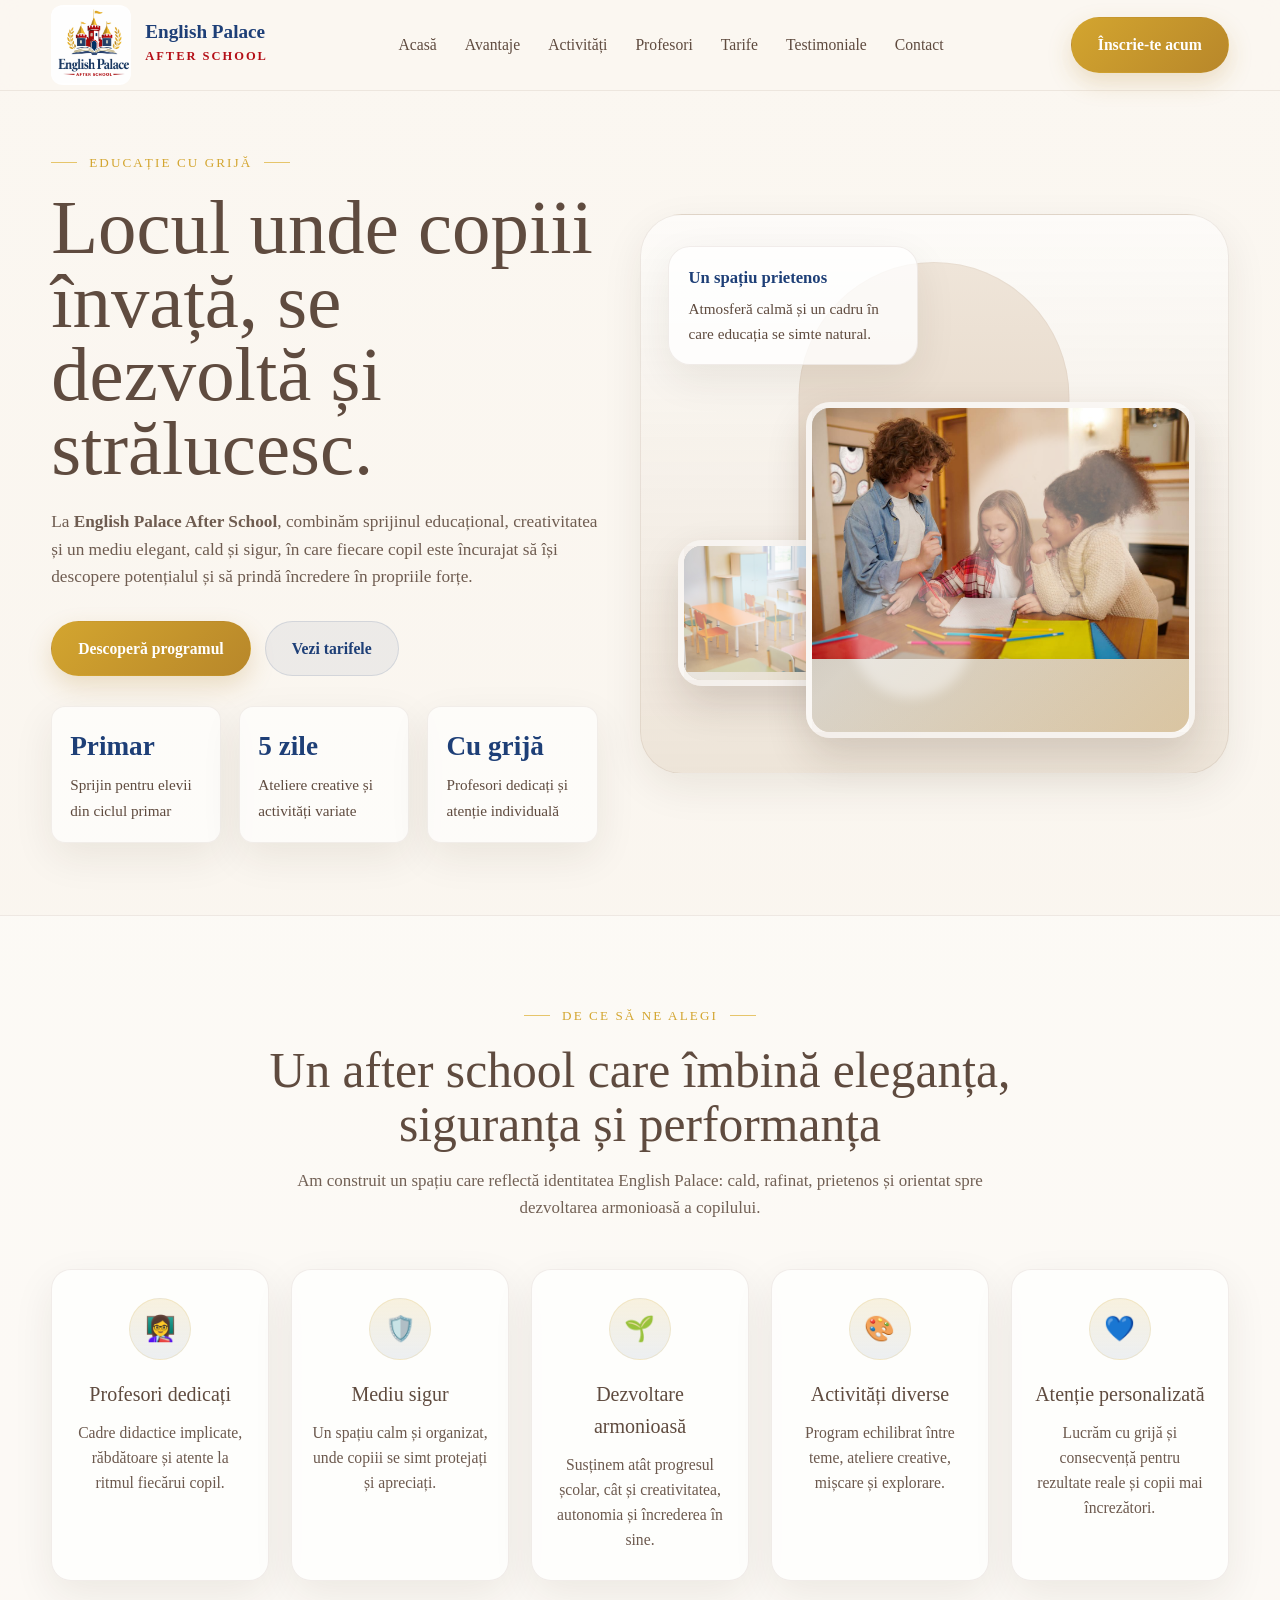
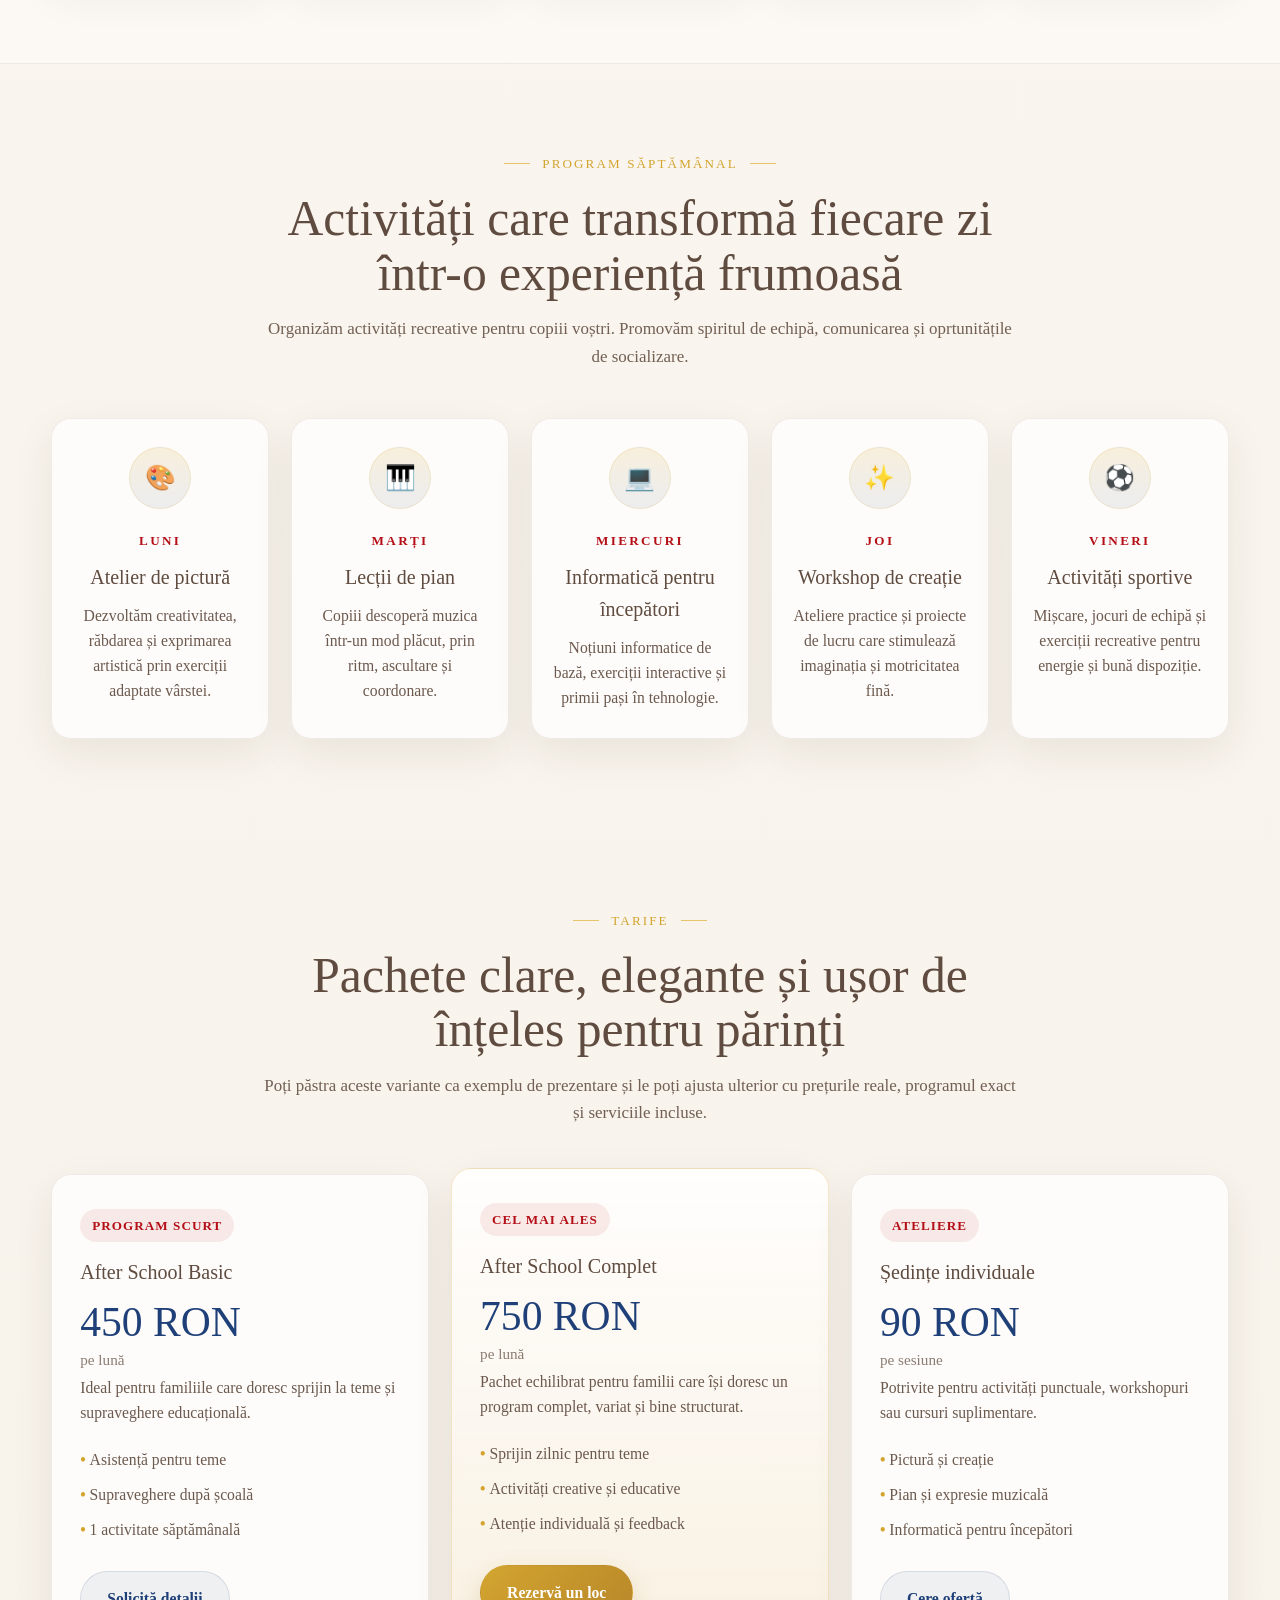
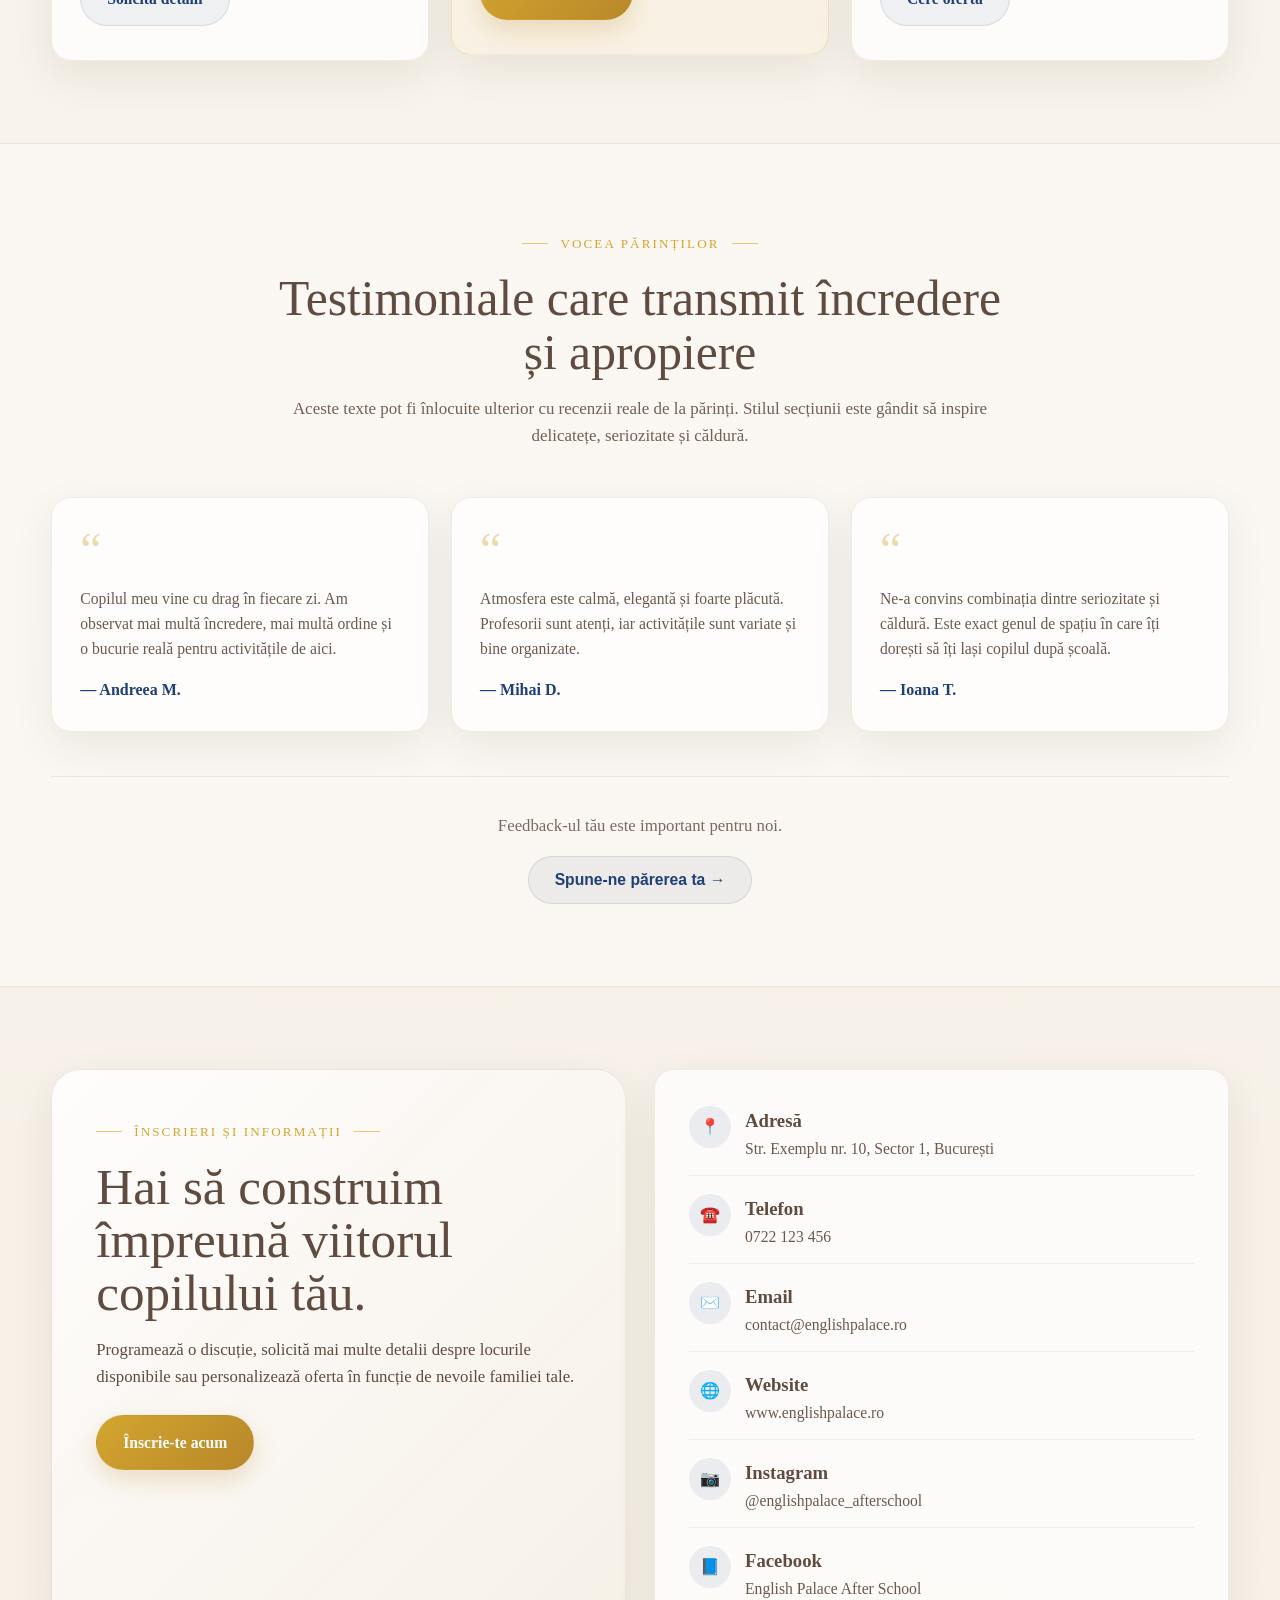
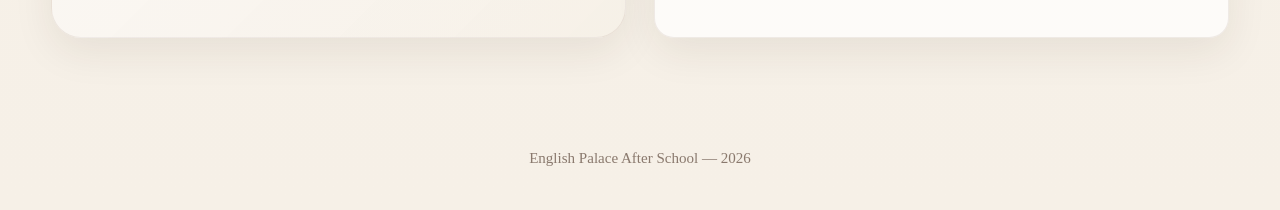
<file: index.html>
<!DOCTYPE html>
<html lang="ro">
<head>
  <meta charset="UTF-8" />
  <meta name="viewport" content="width=device-width, initial-scale=1.0" />
  <title>English Palace After School</title>
  <link rel="stylesheet" href="style.css">
  <style>
    /* ── Feedback invite ── */
    .feedback-invite {
      text-align: center;
      margin-top: 44px;
      padding-top: 36px;
      border-top: 1px solid rgba(154,130,115,0.14);
    }
    .feedback-invite p {
      font-size: 1.05rem;
      color: rgba(95,75,63,0.82);
      margin-bottom: 16px;
    }

    /* ── Feedback modal backdrop ── */
    .feedback-backdrop {
      position: fixed;
      inset: 0;
      background: rgba(30,20,10,0.52);
      backdrop-filter: blur(4px);
      z-index: 200;
      display: flex;
      align-items: center;
      justify-content: center;
      padding: 20px;
      opacity: 0;
      pointer-events: none;
      transition: opacity 0.25s ease;
    }
    .feedback-backdrop.open {
      opacity: 1;
      pointer-events: all;
    }

    /* ── Modal card ── */
    .feedback-modal {
      background: var(--warm-ivory);
      border: 1px solid rgba(154,130,115,0.18);
      border-radius: var(--radius-xl);
      box-shadow: 0 32px 80px rgba(30,20,10,0.28);
      width: 100%;
      max-width: 540px;
      max-height: 90vh;
      overflow-y: auto;
      position: relative;
      padding: 44px 44px 40px;
    }
    .feedback-close {
      position: absolute;
      top: 16px;
      right: 20px;
      background: none;
      border: none;
      font-size: 1.6rem;
      color: var(--taupe);
      cursor: pointer;
      line-height: 1;
      padding: 4px 10px;
      border-radius: 8px;
      transition: color 0.2s, background 0.2s;
    }
    .feedback-close:hover {
      color: var(--text);
      background: rgba(154,130,115,0.12);
    }

    /* ── Form heading ── */
    .feedback-modal-inner h3 {
      font-size: 1.7rem;
      font-weight: 500;
      color: var(--text);
      margin-bottom: 10px;
      line-height: 1.15;
    }
    .feedback-modal-inner > p {
      font-size: 1rem;
      color: rgba(95,75,63,0.85);
      margin-bottom: 28px;
    }

    /* ── Form fields ── */
    .fb-field {
      display: flex;
      flex-direction: column;
      gap: 6px;
      margin-bottom: 18px;
    }
    .fb-field label {
      font-size: 0.82rem;
      font-weight: 700;
      text-transform: uppercase;
      letter-spacing: 0.08em;
      color: var(--text);
    }
    .fb-field input,
    .fb-field textarea {
      font-family: inherit;
      font-size: 1rem;
      color: var(--text);
      background: rgba(255,255,255,0.82);
      border: 1px solid rgba(154,130,115,0.22);
      border-radius: var(--radius-md);
      padding: 12px 16px;
      outline: none;
      transition: border-color 0.2s, box-shadow 0.2s;
      resize: vertical;
    }
    .fb-field input:focus,
    .fb-field textarea:focus {
      border-color: var(--gold);
      box-shadow: 0 0 0 3px rgba(211,165,47,0.14);
    }

    /* ── Star rating ── */
    .fb-stars {
      display: flex;
      gap: 4px;
    }
    .fb-stars button {
      background: none;
      border: none;
      font-size: 1.9rem;
      color: rgba(154,130,115,0.28);
      cursor: pointer;
      padding: 0;
      line-height: 1;
      transition: color 0.15s, transform 0.15s;
    }
    .fb-stars button.active {
      color: var(--gold);
    }
    .fb-stars button:hover {
      transform: scale(1.18);
    }

    /* ── Success panel ── */
    .feedback-success {
      text-align: center;
      padding: 12px 0 4px;
    }
    .fb-success-icon {
      width: 68px;
      height: 68px;
      border-radius: 50%;
      background: linear-gradient(135deg, rgba(211,165,47,0.16), rgba(30,63,119,0.08));
      border: 2px solid rgba(211,165,47,0.28);
      display: flex;
      align-items: center;
      justify-content: center;
      font-size: 2rem;
      color: var(--gold);
      margin: 0 auto 22px;
    }
    .feedback-success h3 {
      font-size: 1.8rem;
      font-weight: 500;
      color: var(--text);
      margin-bottom: 12px;
    }
    .feedback-success p {
      font-size: 1rem;
      color: rgba(95,75,63,0.88);
      margin-bottom: 28px;
      max-width: 380px;
      margin-left: auto;
      margin-right: auto;
    }

    /* ── Two-column field row ── */
    .fb-row {
      display: grid;
      grid-template-columns: 1fr 1fr;
      gap: 16px;
    }

    /* ── Select ── */
    .fb-field select {
      font-family: inherit;
      font-size: 1rem;
      color: var(--text);
      background: rgba(255,255,255,0.82);
      border: 1px solid rgba(154,130,115,0.22);
      border-radius: var(--radius-md);
      padding: 12px 16px;
      outline: none;
      transition: border-color 0.2s, box-shadow 0.2s;
      appearance: none;
      background-image: url("data:image/svg+xml,%3Csvg xmlns='http://www.w3.org/2000/svg' width='12' height='8' viewBox='0 0 12 8'%3E%3Cpath d='M1 1l5 5 5-5' stroke='%239a8273' stroke-width='1.5' fill='none' stroke-linecap='round'/%3E%3C/svg%3E");
      background-repeat: no-repeat;
      background-position: right 16px center;
      cursor: pointer;
    }
    .fb-field select:focus {
      border-color: var(--gold);
      box-shadow: 0 0 0 3px rgba(211,165,47,0.14);
    }

    @media (max-width: 520px) {
      .fb-row { grid-template-columns: 1fr; }
      .feedback-modal { padding: 36px 24px 32px; }
    }
  </style>
</head>
<body>
  <header class="topbar">
    <div class="container nav-wrap">
      <a class="brand" href="#acasa">
       <div class="brand-badge">
            <img src="images/logo.PNG" alt="English Palace logo">
        </div>
        <div class="brand-text">
          <strong>English Palace</strong>
          <span>After School</span>
        </div>
      </a>

      <nav>
        <ul>
          <li><a href="#acasa">Acasă</a></li>
          <li><a href="#avantaje">Avantaje</a></li>
          <li><a href="activitati.html">Activități</a></li>
          <li><a href="profesori.html">Profesori</a></li>
          <li><a href="#tarife">Tarife</a></li>
          <li><a href="#testimoniale">Testimoniale</a></li>
          <li><a href="#contact">Contact</a></li>
        </ul>
      </nav>

      <a class="btn btn-primary" id="openInscriere" href="#contact">Înscrie-te acum</a>
    </div>
  </header>

  <main>
    <section class="hero" id="acasa">
      <div class="container hero-grid">
        <div class="hero-copy">
          <div class="eyebrow">Educație cu grijă</div>
          <h1>Locul unde copiii învață, se dezvoltă și strălucesc.</h1>
          <p>
            La <strong>English Palace After School</strong>, combinăm sprijinul educațional,
            creativitatea și un mediu elegant, cald și sigur, în care fiecare copil este încurajat
            să își descopere potențialul și să prindă încredere în propriile forțe.
          </p>

          <div class="hero-actions">
            <a class="btn btn-primary" href="activitati.html">Descoperă programul</a>
            <a class="btn btn-secondary" href="#tarife">Vezi tarifele</a>
          </div>

          <div class="hero-stats">
            <div class="hero-stat">
              <strong>Primar</strong>
              <span>Sprijin pentru elevii din ciclul primar</span>
            </div>
            <div class="hero-stat">
              <strong>5 zile</strong>
              <span>Ateliere creative și activități variate</span>
            </div>
            <div class="hero-stat">
              <strong>Cu grijă</strong>
              <span>Profesori dedicați și atenție individuală</span>
            </div>
          </div>
        </div>

        <div class="hero-visual">
          <div class="hero-frame"></div>
          <div class="hero-arch"></div>

          <div class="hero-card-floating">
            <strong>Un spațiu prietenos</strong>
            <p>Atmosferă calmă și un cadru în care educația se simte natural.</p>
          </div>

          <div class="hero-photo-small">
            <div class="placeholder-photo">
                 <img src="images/clasa.jpeg" alt="English Palace logo">
            </div>
          </div>

          <div class="hero-photo-main">
            <div class="placeholder-photo">
                <img src="images/img1.jpeg" alt="English Palace logo">
            </div>
          </div>
        </div>
      </div>
    </section>

    <section class="section section-alt" id="avantaje">
      <div class="container">
        <div class="section-title">
          <div class="eyebrow">De ce să ne alegi</div>
          <h2>Un after school care îmbină eleganța, siguranța și performanța</h2>
          <p>
            Am construit un spațiu care reflectă identitatea English Palace: cald, rafinat,
            prietenos și orientat spre dezvoltarea armonioasă a copilului.
          </p>
        </div>

        <div class="features-grid">
          <article class="feature-card">
            <div class="icon-circle">👩‍🏫</div>
            <h3>Profesori dedicați</h3>
            <p>Cadre didactice implicate, răbdătoare și atente la ritmul fiecărui copil.</p>
          </article>

          <article class="feature-card">
            <div class="icon-circle">🛡️</div>
            <h3>Mediu sigur</h3>
            <p>Un spațiu calm și organizat, unde copiii se simt protejați și apreciați.</p>
          </article>

          <article class="feature-card">
            <div class="icon-circle">🌱</div>
            <h3>Dezvoltare armonioasă</h3>
            <p>Susținem atât progresul școlar, cât și creativitatea, autonomia și încrederea în sine.</p>
          </article>

          <article class="feature-card">
            <div class="icon-circle">🎨</div>
            <h3>Activități diverse</h3>
            <p>Program echilibrat între teme, ateliere creative, mișcare și explorare.</p>
          </article>

          <article class="feature-card">
            <div class="icon-circle">💙</div>
            <h3>Atenție personalizată</h3>
            <p>Lucrăm cu grijă și consecvență pentru rezultate reale și copii mai încrezători.</p>
          </article>
        </div>
      </div>
    </section>

    <section class="section" id="activitati">
      <div class="container">
        <div class="section-title">
          <div class="eyebrow">Program săptămânal</div>
          <h2>Activități care transformă fiecare zi într-o experiență frumoasă</h2>
          <p>
            Organizăm activități recreative pentru copiii voștri. Promovăm spiritul de echipă, comunicarea și oprtunitățile de socializare.
          </p>
        </div>

        <div class="activities-grid">
          <article class="activity-card">
            <div class="icon-circle">🎨</div>
            <span class="day">Luni</span>
            <h3>Atelier de pictură</h3>
            <p>Dezvoltăm creativitatea, răbdarea și exprimarea artistică prin exerciții adaptate vârstei.</p>
          </article>

          <article class="activity-card">
            <div class="icon-circle">🎹</div>
            <span class="day">Marți</span>
            <h3>Lecții de pian</h3>
            <p>Copiii descoperă muzica într-un mod plăcut, prin ritm, ascultare și coordonare.</p>
          </article>

          <article class="activity-card">
            <div class="icon-circle">💻</div>
            <span class="day">Miercuri</span>
            <h3>Informatică pentru începători</h3>
            <p>Noțiuni informatice de bază, exerciții interactive și primii pași în tehnologie.</p>
          </article>

          <article class="activity-card">
            <div class="icon-circle">✨</div>
            <span class="day">Joi</span>
            <h3>Workshop de creație</h3>
            <p>Ateliere practice și proiecte de lucru care stimulează imaginația și motricitatea fină.</p>
          </article>

          <article class="activity-card">
            <div class="icon-circle">⚽</div>
            <span class="day">Vineri</span>
            <h3>Activități sportive</h3>
            <p>Mișcare, jocuri de echipă și exerciții recreative pentru energie și bună dispoziție.</p>
          </article>
        </div>
      </div>
    </section>

    <section class="section" id="tarife">
      <div class="container">
        <div class="section-title">
          <div class="eyebrow">Tarife</div>
          <h2>Pachete clare, elegante și ușor de înțeles pentru părinți</h2>
          <p class="fee-highlight">
            Poți păstra aceste variante ca exemplu de prezentare și le poți ajusta ulterior cu prețurile reale,
            programul exact și serviciile incluse.
          </p>
        </div>

        <div class="fees-grid">
          <article class="fee-card">
            <span class="fee-badge">Program scurt</span>
            <h3>After School Basic</h3>
            <div class="price">450 RON<small>pe lună</small></div>
            <p>Ideal pentru familiile care doresc sprijin la teme și supraveghere educațională.</p>
            <ul class="fee-list">
              <li>Asistență pentru teme</li>
              <li>Supraveghere după școală</li>
              <li>1 activitate săptămânală</li>
            </ul>
            <a class="btn btn-secondary" href="#contact">Solicită detalii</a>
          </article>

          <article class="fee-card featured">
            <span class="fee-badge">Cel mai ales</span>
            <h3>After School Complet</h3>
            <div class="price">750 RON<small>pe lună</small></div>
            <p>Pachet echilibrat pentru familii care își doresc un program complet, variat și bine structurat.</p>
            <ul class="fee-list">
              <li>Sprijin zilnic pentru teme</li>
              <li>Activități creative și educative</li>
              <li>Atenție individuală și feedback</li>
            </ul>
            <a class="btn btn-primary" href="#contact">Rezervă un loc</a>
          </article>

          <article class="fee-card">
            <span class="fee-badge">Ateliere</span>
            <h3>Ședințe individuale</h3>
            <div class="price">90 RON<small>pe sesiune</small></div>
            <p>Potrivite pentru activități punctuale, workshopuri sau cursuri suplimentare.</p>
            <ul class="fee-list">
              <li>Pictură și creație</li>
              <li>Pian și expresie muzicală</li>
              <li>Informatică pentru începători</li>
            </ul>
            <a class="btn btn-secondary" href="#contact">Cere ofertă</a>
          </article>
        </div>
      </div>
    </section>

    <section class="section section-alt" id="testimoniale">
      <div class="container">
        <div class="section-title">
          <div class="eyebrow">Vocea părinților</div>
          <h2>Testimoniale care transmit încredere și apropiere</h2>
          <p>
            Aceste texte pot fi înlocuite ulterior cu recenzii reale de la părinți.
            Stilul secțiunii este gândit să inspire delicatețe, seriozitate și căldură.
          </p>
        </div>

        <div class="testimonials-grid">
          <article class="testimonial-card">
            <div class="quote-mark">“</div>
            <p>Copilul meu vine cu drag în fiecare zi. Am observat mai multă încredere, mai multă ordine și o bucurie reală pentru activitățile de aici.</p>
            <strong>— Andreea M.</strong>
          </article>

          <article class="testimonial-card">
            <div class="quote-mark">“</div>
            <p>Atmosfera este calmă, elegantă și foarte plăcută. Profesorii sunt atenți, iar activitățile sunt variate și bine organizate.</p>
            <strong>— Mihai D.</strong>
          </article>

          <article class="testimonial-card">
            <div class="quote-mark">“</div>
            <p>Ne-a convins combinația dintre seriozitate și căldură. Este exact genul de spațiu în care îți dorești să îți lași copilul după școală.</p>
            <strong>— Ioana T.</strong>
          </article>
        </div>

        <div class="feedback-invite">
          <p>Feedback-ul tău este important pentru noi.</p>
          <button class="btn btn-secondary" id="openFeedback">Spune-ne părerea ta &rarr;</button>
        </div>
      </div>
    </section>

    <section class="section" id="contact">
      <div class="container contact-wrap">
        <div class="contact-panel">
          <div class="eyebrow">Înscrieri și informații</div>
          <h2>Hai să construim împreună viitorul copilului tău.</h2>
          <p>
            Programează o discuție, solicită mai multe detalii despre locurile disponibile
            sau personalizează oferta în funcție de nevoile familiei tale.
          </p>
          <a class="btn btn-primary" id="openInscriere2" href="#contact">Înscrie-te acum</a>
          <div class="logo-note">
          </div>
        </div>

        <div class="contact-card">
          <div class="contact-item">
            <div class="contact-icon">📍</div>
            <div>
              <h3>Adresă</h3>
              <p>Str. Exemplu nr. 10, Sector 1, București</p>
            </div>
          </div>

          <div class="contact-item">
            <div class="contact-icon">☎️</div>
            <div>
              <h3>Telefon</h3>
              <p>0722 123 456</p>
            </div>
          </div>

          <div class="contact-item">
            <div class="contact-icon">✉️</div>
            <div>
              <h3>Email</h3>
              <p>contact@englishpalace.ro</p>
            </div>
          </div>

          <div class="contact-item">
            <div class="contact-icon">🌐</div>
            <div>
              <h3>Website</h3>
              <p>www.englishpalace.ro</p>
            </div>
          </div>

          <div class="contact-item">
            <div class="contact-icon">📷</div>
            <div>
              <h3>Instagram</h3>
              <p><a href="https://www.instagram.com/englishpalace_afterschool">@englishpalace_afterschool</a></p>
            </div>
          </div>

          <div class="contact-item">
            <div class="contact-icon">📘</div>
            <div>
              <h3>Facebook</h3>
              <p><a href="https://www.facebook.com/profile.php?id=61589235222530">English Palace After School</a></p>
            </div>
          </div>
        </div>
      </div>
    </section>
  </main>

  <!-- Feedback modal -->
  <div class="feedback-backdrop" id="feedbackBackdrop">
    <div class="feedback-modal" role="dialog" aria-modal="true" aria-labelledby="feedbackTitle">
      <button class="feedback-close" id="closeFeedback" aria-label="Închide">&times;</button>

      <div class="feedback-modal-inner" id="feedbackFormInner">
        <div class="eyebrow">Opinia ta contează</div>
        <h3 id="feedbackTitle">Spune-ne cum a fost</h3>
        <p>Feedback-ul tău ne ajută să îmbunătățim experiența pentru fiecare copil și familie.</p>

        <form id="feedbackFormEl" novalidate>
          <div class="fb-field">
            <label for="fbName">Prenume</label>
            <input type="text" id="fbName" placeholder="ex. Andreea">
          </div>

          <div class="fb-field">
            <label for="fbEmail">Email</label>
            <input type="email" id="fbEmail" placeholder="adresa@email.ro">
          </div>

          <div class="fb-field">
            <label>Evaluare generală</label>
            <div class="fb-stars" id="fbStars">
              <button type="button" data-val="1">&#9733;</button>
              <button type="button" data-val="2">&#9733;</button>
              <button type="button" data-val="3">&#9733;</button>
              <button type="button" data-val="4">&#9733;</button>
              <button type="button" data-val="5">&#9733;</button>
            </div>
          </div>

          <div class="fb-field">
            <label for="fbMessage">Mesajul tău</label>
            <textarea id="fbMessage" rows="4" placeholder="Povestește-ne experiența ta cu English Palace After School..."></textarea>
          </div>

          <button type="submit" class="btn btn-primary" style="width:100%;justify-content:center;margin-top:6px">
            Trimite feedback
          </button>
        </form>
      </div>

      <div class="feedback-success" id="feedbackSuccess" hidden>
        <div class="fb-success-icon">&#10003;</div>
        <h3>Mulțumim!</h3>
        <p>Feedback-ul tău a fost primit. Îl apreciem enorm și îl vom folosi pentru a ne îmbunătăți continuu.</p>
        <button class="btn btn-secondary" id="closeFeedbackSuccess">Închide</button>
      </div>
    </div>
  </div>

  <!-- Înscriere modal -->
  <div class="feedback-backdrop" id="inscriereBackdrop">
    <div class="feedback-modal" role="dialog" aria-modal="true" aria-labelledby="inscriereTitle">
      <button class="feedback-close" id="closeInscriere" aria-label="Închide">&times;</button>

      <div class="feedback-modal-inner" id="inscriereFormInner">
        <div class="eyebrow">Înscrie-te acum</div>
        <h3 id="inscriereTitle">Formular de înscriere</h3>
        <p>Completează datele de mai jos și te vom contacta în cel mai scurt timp pentru a finaliza înscrierea.</p>

        <form id="inscriereFormEl" novalidate>

          <div class="fb-row">
            <div class="fb-field">
              <label for="inPrenume">Prenume *</label>
              <input type="text" id="inPrenume" placeholder="ex. Maria" required>
            </div>
            <div class="fb-field">
              <label for="inNume">Nume *</label>
              <input type="text" id="inNume" placeholder="ex. Popescu" required>
            </div>
          </div>

          <div class="fb-row">
            <div class="fb-field">
              <label for="inEmail">Email *</label>
              <input type="email" id="inEmail" placeholder="adresa@email.ro" required>
            </div>
            <div class="fb-field">
              <label for="inTelefon">Telefon *</label>
              <input type="tel" id="inTelefon" placeholder="07XX XXX XXX" required>
            </div>
          </div>

          <div class="fb-row">
            <div class="fb-field">
              <label for="inClasa">Clasa elevului *</label>
              <select id="inClasa" required>
                <option value="" disabled selected>Selectează clasa</option>
                <option>Clasa pregătitoare</option>
                <option>Clasa I</option>
                <option>Clasa II</option>
                <option>Clasa III</option>
                <option>Clasa IV</option>
              </select>
            </div>
            <div class="fb-field">
              <label for="inPachet">Pachet de interes</label>
              <select id="inPachet">
                <option value="" disabled selected>Selectează pachetul</option>
                <option>After School Basic — 450 RON/lună</option>
                <option>After School Complet — 750 RON/lună</option>
                <option>Ședințe individuale — 90 RON/sesiune</option>
                <option>Nu știu încă</option>
              </select>
            </div>
          </div>

          <div class="fb-field">
            <label for="inScoala">Școala unde studiază elevul *</label>
            <input type="text" id="inScoala" placeholder="ex. Școala Gimnazială Nr. 1, București" required>
          </div>

          <div class="fb-field">
            <label for="inMesaj">Mesaj sau întrebări <span style="font-weight:400;text-transform:none;letter-spacing:0">(opțional)</span></label>
            <textarea id="inMesaj" rows="3" placeholder="Spune-ne dacă ai întrebări sau informații suplimentare..."></textarea>
          </div>

          <button type="submit" class="btn btn-primary" style="width:100%;justify-content:center;margin-top:6px">
            Trimite cererea de înscriere
          </button>
        </form>
      </div>

      <div class="feedback-success" id="inscriereSuccess" hidden>
        <div class="fb-success-icon">&#10003;</div>
        <h3>Cerere trimisă!</h3>
        <p>Am primit cererea ta de înscriere. Te vom contacta în curând pentru a confirma locul și a discuta detaliile.</p>
        <button class="btn btn-secondary" id="closeInscriereSuccess">Închide</button>
      </div>
    </div>
  </div>

  <footer>
    <div class="container">
      English Palace After School — 2026
  </footer>

  <script>
    (function () {
      const backdrop = document.getElementById('feedbackBackdrop');
      const openBtn  = document.getElementById('openFeedback');
      const closeBtn = document.getElementById('closeFeedback');
      const successCloseBtn = document.getElementById('closeFeedbackSuccess');
      const formInner = document.getElementById('feedbackFormInner');
      const form = document.getElementById('feedbackFormEl');
      const successPanel = document.getElementById('feedbackSuccess');
      const stars = document.querySelectorAll('#fbStars button');
      let selectedRating = 0;

      function openModal() {
        backdrop.classList.add('open');
        document.body.style.overflow = 'hidden';
      }

      function closeModal() {
        backdrop.classList.remove('open');
        document.body.style.overflow = '';
      }

      function resetModal() {
        formInner.hidden = false;
        successPanel.hidden = true;
        form.reset();
        selectedRating = 0;
        stars.forEach(s => s.classList.remove('active'));
      }

      openBtn.addEventListener('click', openModal);

      closeBtn.addEventListener('click', function () { closeModal(); setTimeout(resetModal, 300); });
      successCloseBtn.addEventListener('click', function () { closeModal(); setTimeout(resetModal, 300); });

      backdrop.addEventListener('click', function (e) {
        if (e.target === backdrop) { closeModal(); setTimeout(resetModal, 300); }
      });

      document.addEventListener('keydown', function (e) {
        if (e.key === 'Escape' && backdrop.classList.contains('open')) {
          closeModal(); setTimeout(resetModal, 300);
        }
      });

      /* Star rating */
      stars.forEach(function (star, i) {
        star.addEventListener('click', function () {
          selectedRating = i + 1;
          stars.forEach((s, j) => s.classList.toggle('active', j <= i));
        });
        star.addEventListener('mouseenter', function () {
          stars.forEach((s, j) => { s.style.color = j <= i ? 'var(--gold)' : ''; });
        });
      });

      document.getElementById('fbStars').addEventListener('mouseleave', function () {
        stars.forEach((s, j) => {
          s.style.color = '';
          s.classList.toggle('active', j < selectedRating);
        });
      });

      /* Submit */
      form.addEventListener('submit', function (e) {
        e.preventDefault();
        formInner.hidden = true;
        successPanel.hidden = false;
      });
    })();

    /* ── Înscriere modal ── */
    (function () {
      const backdrop = document.getElementById('inscriereBackdrop');
      const closeBtn = document.getElementById('closeInscriere');
      const successCloseBtn = document.getElementById('closeInscriereSuccess');
      const formInner = document.getElementById('inscriereFormInner');
      const form = document.getElementById('inscriereFormEl');
      const successPanel = document.getElementById('inscriereSuccess');

      function openModal() {
        backdrop.classList.add('open');
        document.body.style.overflow = 'hidden';
      }

      function closeModal() {
        backdrop.classList.remove('open');
        document.body.style.overflow = '';
      }

      function resetModal() {
        formInner.hidden = false;
        successPanel.hidden = true;
        form.reset();
      }

      document.querySelectorAll('#openInscriere, #openInscriere2').forEach(function (btn) {
        btn.addEventListener('click', function (e) { e.preventDefault(); openModal(); });
      });

      closeBtn.addEventListener('click', function () { closeModal(); setTimeout(resetModal, 300); });
      successCloseBtn.addEventListener('click', function () { closeModal(); setTimeout(resetModal, 300); });

      backdrop.addEventListener('click', function (e) {
        if (e.target === backdrop) { closeModal(); setTimeout(resetModal, 300); }
      });

      document.addEventListener('keydown', function (e) {
        if (e.key === 'Escape' && backdrop.classList.contains('open')) {
          closeModal(); setTimeout(resetModal, 300);
        }
      });

      form.addEventListener('submit', function (e) {
        e.preventDefault();
        formInner.hidden = true;
        successPanel.hidden = false;
      });
    })();
  </script>
</body>
</html>
</file>
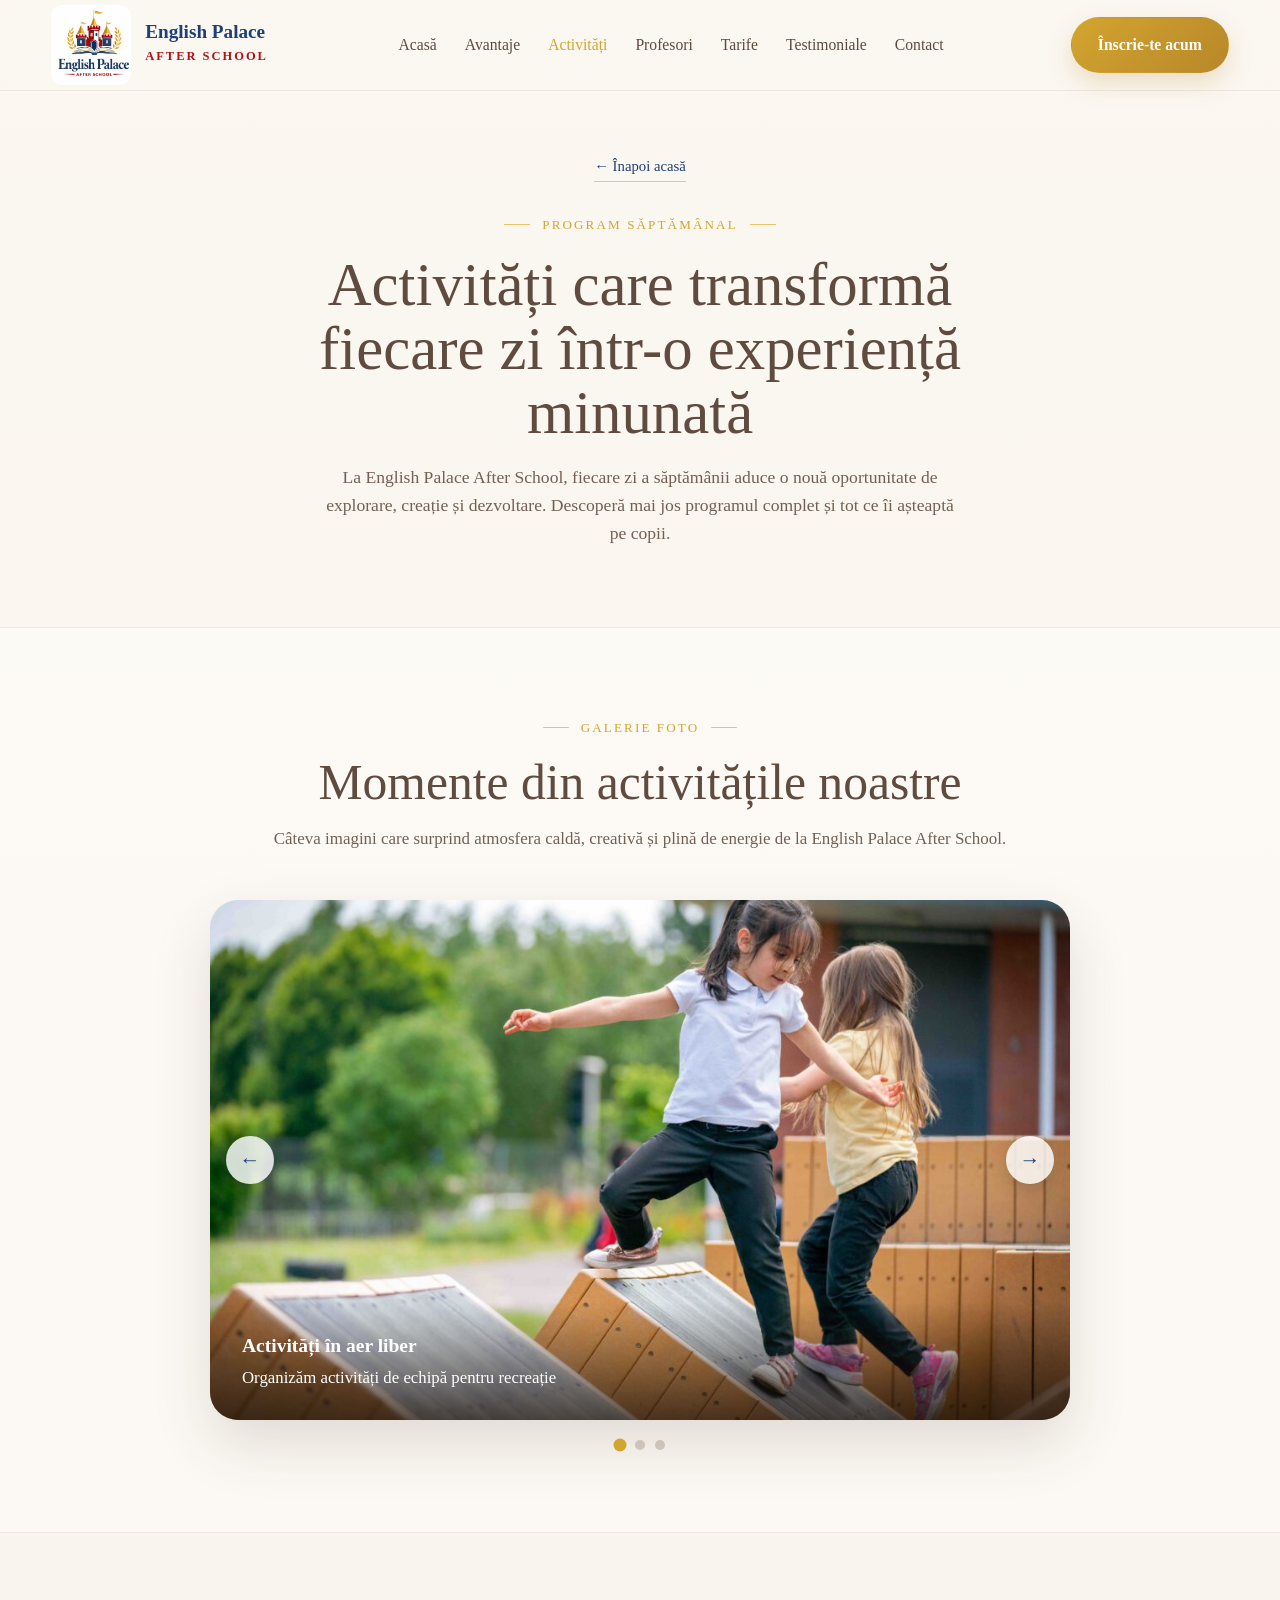
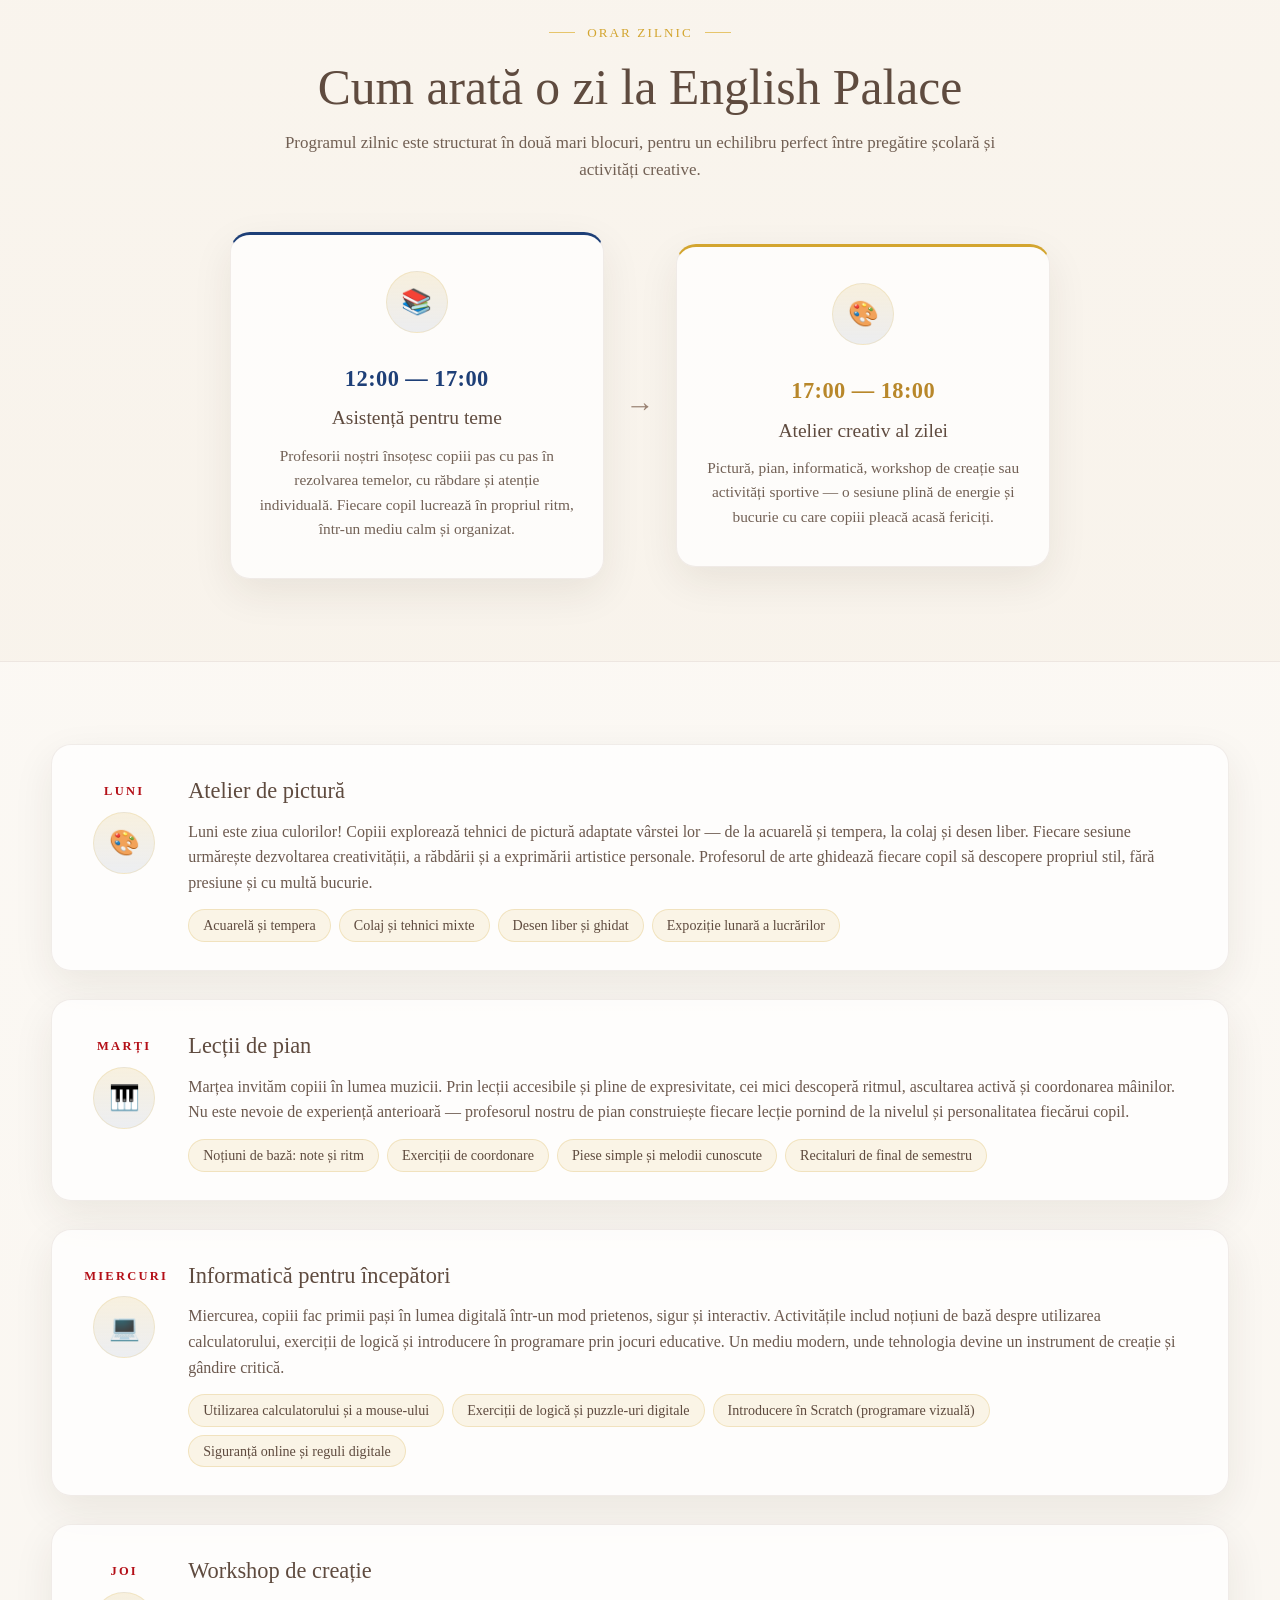
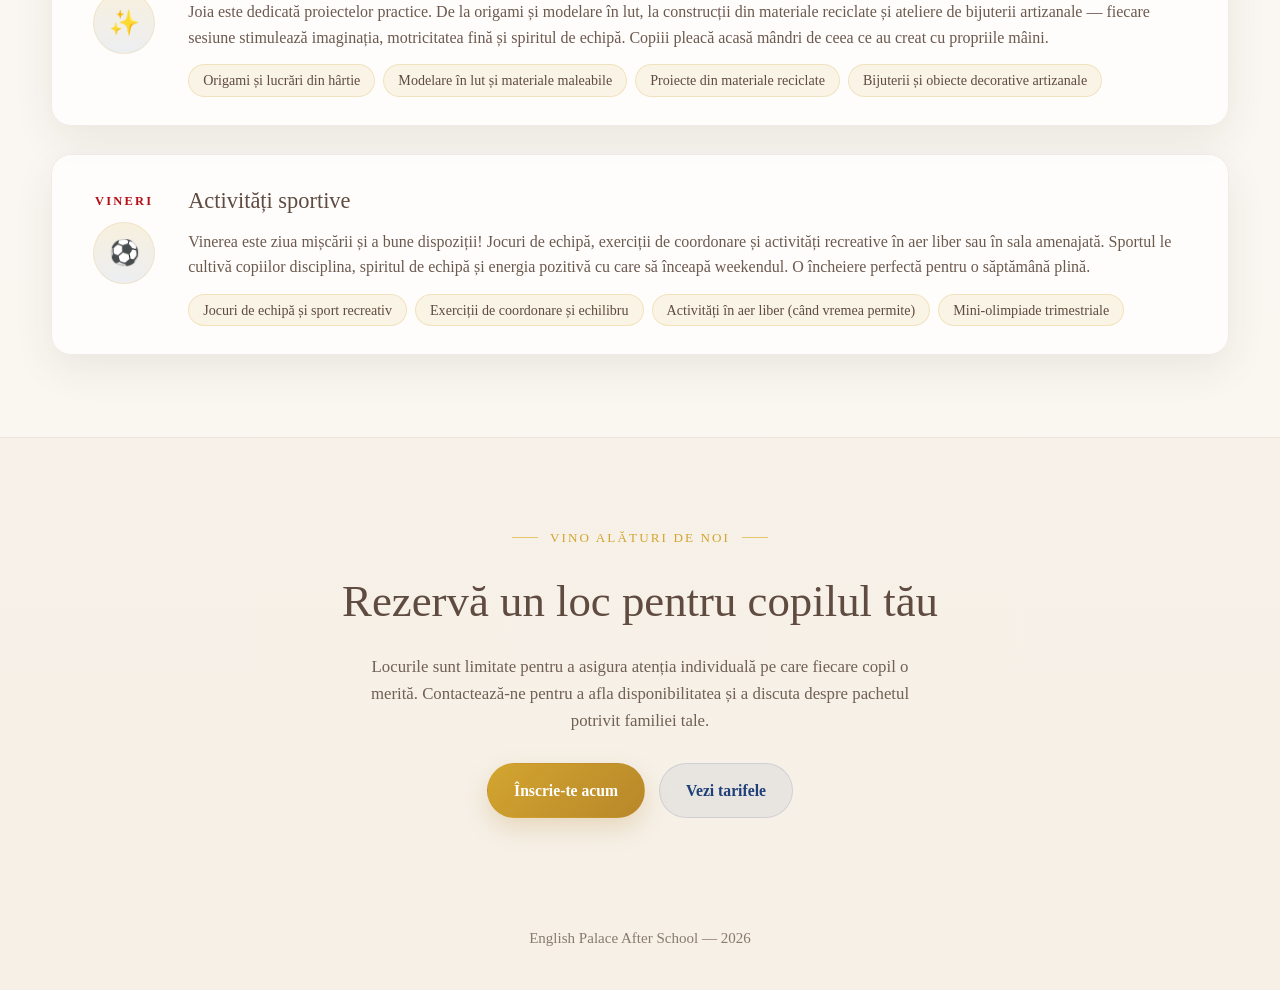
<file: activitati.html>
<!DOCTYPE html>
<html lang="ro">
<head>
  <meta charset="UTF-8" />
  <meta name="viewport" content="width=device-width, initial-scale=1.0" />
  <title>Activități — English Palace After School</title>
  <link rel="stylesheet" href="style.css">
  <style>
    /* ── Carousel ── */
    .carousel-section {
      padding: 82px 0;
      background: rgba(255,255,255,0.38);
      border-top: 1px solid rgba(154,130,115,0.15);
      border-bottom: 1px solid rgba(154,130,115,0.15);
    }

    .carousel-wrapper {
      position: relative;
      max-width: 860px;
      margin: 0 auto;
      border-radius: var(--radius-xl);
      overflow: hidden;
      box-shadow: 0 24px 60px rgba(56,35,18,0.14);
    }

    .carousel-track {
      display: flex;
      transition: transform 0.55s cubic-bezier(0.45, 0, 0.15, 1);
    }

    .carousel-slide {
      min-width: 100%;
      position: relative;
    }

    .carousel-slide img {
      width: 100%;
      height: 520px;
      object-fit: cover;
      display: block;
    }

    .carousel-caption {
      position: absolute;
      bottom: 0;
      left: 0;
      right: 0;
      padding: 28px 32px;
      background: linear-gradient(to top, rgba(30,20,10,0.72) 0%, transparent 100%);
      color: #fff;
      font-size: 1.05rem;
    }

    .carousel-caption strong {
      display: block;
      font-size: 1.22rem;
      margin-bottom: 4px;
    }

    .carousel-btn {
      position: absolute;
      top: 50%;
      transform: translateY(-50%);
      width: 48px;
      height: 48px;
      border-radius: 50%;
      border: none;
      background: rgba(255,255,255,0.82);
      color: var(--navy);
      font-size: 1.3rem;
      cursor: pointer;
      box-shadow: 0 6px 18px rgba(30,20,10,0.18);
      display: grid;
      place-items: center;
      transition: background 0.2s, transform 0.2s;
      z-index: 10;
    }

    .carousel-btn:hover {
      background: #fff;
      transform: translateY(-50%) scale(1.08);
    }

    .carousel-btn.prev { left: 16px; }
    .carousel-btn.next { right: 16px; }

    .carousel-dots {
      display: flex;
      justify-content: center;
      gap: 10px;
      margin-top: 20px;
    }

    .carousel-dot {
      width: 10px;
      height: 10px;
      border-radius: 50%;
      background: rgba(154,130,115,0.35);
      border: none;
      cursor: pointer;
      transition: background 0.25s, transform 0.25s;
      padding: 0;
    }

    .carousel-dot.active {
      background: var(--gold);
      transform: scale(1.3);
    }

    /* ── Activity detail cards ── */
    .activity-detail-grid {
      display: grid;
      gap: 28px;
    }

    .activity-detail-card {
      display: grid;
      grid-template-columns: 80px 1fr;
      gap: 24px;
      align-items: start;
      background: rgba(255,255,255,0.72);
      border: 1px solid rgba(154,130,115,0.14);
      border-radius: var(--radius-lg);
      box-shadow: var(--shadow);
      padding: 28px 32px;
    }

    .activity-detail-card .day-col {
      text-align: center;
      padding-top: 4px;
    }

    .activity-detail-card .day-label {
      display: inline-block;
      font-size: 0.78rem;
      text-transform: uppercase;
      letter-spacing: 0.18em;
      color: var(--red);
      font-weight: 700;
      margin-bottom: 10px;
    }

    .activity-detail-card .icon-circle {
      margin: 0 auto;
    }

    .activity-detail-card .content h3 {
      font-size: 1.4rem;
      font-weight: 500;
      color: var(--text);
      margin-bottom: 10px;
    }

    .activity-detail-card .content p {
      font-size: 1rem;
      color: rgba(95,75,63,0.92);
      margin-bottom: 14px;
    }

    .activity-detail-card .content ul {
      list-style: none;
      display: flex;
      flex-wrap: wrap;
      gap: 8px;
    }

    .activity-detail-card .content ul li {
      background: rgba(211,165,47,0.1);
      border: 1px solid rgba(211,165,47,0.22);
      border-radius: 999px;
      padding: 4px 14px;
      font-size: 0.88rem;
      color: var(--text);
    }

    .activities-page-hero {
      padding: 62px 0 48px;
      text-align: center;
    }

    .activities-page-hero h1 {
      font-size: clamp(2.2rem, 5vw, 3.8rem);
      font-weight: 500;
      line-height: 1.05;
      color: var(--text);
      margin-bottom: 18px;
      max-width: 780px;
      margin-left: auto;
      margin-right: auto;
    }

    .activities-page-hero p {
      font-size: 1.1rem;
      color: rgba(95,75,63,0.88);
      max-width: 640px;
      margin: 0 auto 32px;
    }

    .back-link {
      display: inline-flex;
      align-items: center;
      gap: 8px;
      font-size: 0.92rem;
      color: var(--navy);
      border-bottom: 1px solid rgba(30,63,119,0.25);
      padding-bottom: 2px;
      transition: color 0.2s;
    }

    .back-link:hover { color: var(--gold); }

    /* ── Daily schedule ── */
    .schedule-grid {
      display: grid;
      grid-template-columns: 1fr auto 1fr;
      align-items: center;
      max-width: 820px;
      margin: 0 auto;
    }

    .schedule-card {
      background: rgba(255,255,255,0.72);
      border: 1px solid rgba(154,130,115,0.14);
      border-radius: var(--radius-lg);
      box-shadow: var(--shadow);
      padding: 36px 28px;
      text-align: center;
    }

    .schedule-card.card-teme  { border-top: 3px solid var(--navy); }
    .schedule-card.card-atelier { border-top: 3px solid var(--gold); }

    .schedule-time-badge {
      display: inline-block;
      font-size: 1.4rem;
      font-weight: 700;
      color: var(--navy);
      margin: 10px 0 6px;
      letter-spacing: 0.02em;
    }

    .card-atelier .schedule-time-badge { color: #b8872a; }

    .schedule-card h3 {
      font-size: 1.22rem;
      font-weight: 500;
      color: var(--text);
      margin-bottom: 10px;
    }

    .schedule-card p {
      font-size: 0.96rem;
      color: rgba(95,75,63,0.88);
    }

    .schedule-arrow {
      padding: 0 22px;
      font-size: 1.8rem;
      color: var(--taupe);
      flex-shrink: 0;
      user-select: none;
    }

    @media (max-width: 760px) {
      .activity-detail-card {
        grid-template-columns: 1fr;
      }
      .activity-detail-card .day-col {
        display: flex;
        align-items: center;
        gap: 14px;
        text-align: left;
      }
      .carousel-slide img {
        height: 280px;
      }
      .schedule-grid {
        grid-template-columns: 1fr;
      }
      .schedule-arrow {
        text-align: center;
        padding: 8px 0;
        transform: rotate(90deg);
      }
    }
  </style>
</head>
<body>

  <header class="topbar">
    <div class="container nav-wrap">
      <a class="brand" href="index.html">
        <div class="brand-badge">
          <img src="images/logo.PNG" alt="English Palace logo">
        </div>
        <div class="brand-text">
          <strong>English Palace</strong>
          <span>After School</span>
        </div>
      </a>

      <nav>
        <ul>
          <li><a href="index.html#acasa">Acasă</a></li>
          <li><a href="index.html#avantaje">Avantaje</a></li>
          <li><a href="activitati.html" style="color:var(--gold)">Activități</a></li>
          <li><a href="profesori.html">Profesori</a></li>
          <li><a href="index.html#tarife">Tarife</a></li>
          <li><a href="index.html#testimoniale">Testimoniale</a></li>
          <li><a href="index.html#contact">Contact</a></li>
        </ul>
      </nav>

      <a class="btn btn-primary" href="index.html#contact">Înscrie-te acum</a>
    </div>
  </header>

  <main>

    <!-- Page intro -->
    <section class="activities-page-hero">
      <div class="container">
        <a class="back-link" href="index.html">&#8592; Înapoi acasă</a>
        <br><br>
        <div class="eyebrow">Program săptămânal</div>
        <h1>Activități care transformă fiecare zi într-o experiență minunată</h1>
        <p>
          La English Palace After School, fiecare zi a săptămânii aduce o nouă oportunitate de explorare,
          creație și dezvoltare. Descoperă mai jos programul complet și tot ce îi așteaptă pe copii.
        </p>
      </div>
    </section>

    <!-- Photo carousel -->
    <section class="carousel-section">
      <div class="container">
        <div class="section-title">
          <div class="eyebrow">Galerie foto</div>
          <h2>Momente din activitățile noastre</h2>
          <p>
            Câteva imagini care surprind atmosfera caldă, creativă și plină de energie
            de la English Palace After School.
          </p>
        </div>

        <div class="carousel-wrapper">
          <div class="carousel-track" id="carouselTrack">
            <div class="carousel-slide">
              <img src="images/play.jpeg" alt="Sala de clasă English Palace">
              <div class="carousel-caption">
                <strong>Activități în aer liber</strong>
                Organizăm activități de echipă pentru recreație
              </div>
            </div>
            <div class="carousel-slide">
              <img src="images/pictura.jpeg" alt="Activitate la English Palace">
              <div class="carousel-caption">
                <strong>Ateliere de creație</strong>
                Copiii explorează, creează și învață în fiecare zi.
              </div>
            </div>
            <div class="carousel-slide">
              <img src="images/info.jpg" alt="Educație cu grijă la English Palace">
              <div class="carousel-caption">
                <strong>Educație cu grijă, viitor cu încredere</strong>
                Misiunea noastră — să construim caractere, nu doar cunoștințe.
              </div>
            </div>
          </div>

          <button class="carousel-btn prev" id="carouselPrev" aria-label="Anterior">&#8592;</button>
          <button class="carousel-btn next" id="carouselNext" aria-label="Următor">&#8594;</button>
        </div>

        <div class="carousel-dots" id="carouselDots">
          <button class="carousel-dot active" data-index="0" aria-label="Slide 1"></button>
          <button class="carousel-dot" data-index="1" aria-label="Slide 2"></button>
          <button class="carousel-dot" data-index="2" aria-label="Slide 3"></button>
        </div>
      </div>
    </section>

    <!-- Orar zilnic -->
    <section class="section">
      <div class="container">
        <div class="section-title">
          <div class="eyebrow">Orar zilnic</div>
          <h2>Cum arată o zi la English Palace</h2>
          <p>
            Programul zilnic este structurat în două mari blocuri, pentru un echilibru
            perfect între pregătire școlară și activități creative.
          </p>
        </div>

        <div class="schedule-grid">
          <div class="schedule-card card-teme">
            <div class="icon-circle">📚</div>
            <div class="schedule-time-badge">12:00 — 17:00</div>
            <h3>Asistență pentru teme</h3>
            <p>
              Profesorii noștri însoțesc copiii pas cu pas în rezolvarea temelor,
              cu răbdare și atenție individuală. Fiecare copil lucrează în propriul
              ritm, într-un mediu calm și organizat.
            </p>
          </div>

          <div class="schedule-arrow">→</div>

          <div class="schedule-card card-atelier">
            <div class="icon-circle">🎨</div>
            <div class="schedule-time-badge">17:00 — 18:00</div>
            <h3>Atelier creativ al zilei</h3>
            <p>
              Pictură, pian, informatică, workshop de creație sau activități sportive —
              o sesiune plină de energie și bucurie cu care copiii pleacă acasă fericiți.
            </p>
          </div>
        </div>
      </div>
    </section>

    <!-- Activity detail cards -->
    <section class="section section-alt">
      <div class="container">
        <div class="activity-detail-grid">

          <article class="activity-detail-card">
            <div class="day-col">
              <span class="day-label">Luni</span>
              <div class="icon-circle">🎨</div>
            </div>
            <div class="content">
              <h3>Atelier de pictură</h3>
              <p>
                Luni este ziua culorilor! Copiii explorează tehnici de pictură adaptate vârstei lor —
                de la acuarelă și tempera, la colaj și desen liber. Fiecare sesiune urmărește
                dezvoltarea creativității, a răbdării și a exprimării artistice personale.
                Profesorul de arte ghidează fiecare copil să descopere propriul stil, fără presiune
                și cu multă bucurie.
              </p>
              <ul>
                <li>Acuarelă și tempera</li>
                <li>Colaj și tehnici mixte</li>
                <li>Desen liber și ghidat</li>
                <li>Expoziție lunară a lucrărilor</li>
              </ul>
            </div>
          </article>

          <article class="activity-detail-card">
            <div class="day-col">
              <span class="day-label">Marți</span>
              <div class="icon-circle">🎹</div>
            </div>
            <div class="content">
              <h3>Lecții de pian</h3>
              <p>
                Marțea invităm copiii în lumea muzicii. Prin lecții accesibile și pline de
                expresivitate, cei mici descoperă ritmul, ascultarea activă și coordonarea
                mâinilor. Nu este nevoie de experiență anterioară — profesorul nostru de pian
                construiește fiecare lecție pornind de la nivelul și personalitatea fiecărui copil.
              </p>
              <ul>
                <li>Noțiuni de bază: note și ritm</li>
                <li>Exerciții de coordonare</li>
                <li>Piese simple și melodii cunoscute</li>
                <li>Recitaluri de final de semestru</li>
              </ul>
            </div>
          </article>

          <article class="activity-detail-card">
            <div class="day-col">
              <span class="day-label">Miercuri</span>
              <div class="icon-circle">💻</div>
            </div>
            <div class="content">
              <h3>Informatică pentru începători</h3>
              <p>
                Miercurea, copiii fac primii pași în lumea digitală într-un mod prietenos,
                sigur și interactiv. Activitățile includ noțiuni de bază despre utilizarea
                calculatorului, exerciții de logică și introducere în programare prin jocuri
                educative. Un mediu modern, unde tehnologia devine un instrument de creație
                și gândire critică.
              </p>
              <ul>
                <li>Utilizarea calculatorului și a mouse-ului</li>
                <li>Exerciții de logică și puzzle-uri digitale</li>
                <li>Introducere în Scratch (programare vizuală)</li>
                <li>Siguranță online și reguli digitale</li>
              </ul>
            </div>
          </article>

          <article class="activity-detail-card">
            <div class="day-col">
              <span class="day-label">Joi</span>
              <div class="icon-circle">✨</div>
            </div>
            <div class="content">
              <h3>Workshop de creație</h3>
              <p>
                Joia este dedicată proiectelor practice. De la origami și modelare în lut,
                la construcții din materiale reciclate și ateliere de bijuterii artizanale —
                fiecare sesiune stimulează imaginația, motricitatea fină și spiritul de echipă.
                Copiii pleacă acasă mândri de ceea ce au creat cu propriile mâini.
              </p>
              <ul>
                <li>Origami și lucrări din hârtie</li>
                <li>Modelare în lut și materiale maleabile</li>
                <li>Proiecte din materiale reciclate</li>
                <li>Bijuterii și obiecte decorative artizanale</li>
              </ul>
            </div>
          </article>

          <article class="activity-detail-card">
            <div class="day-col">
              <span class="day-label">Vineri</span>
              <div class="icon-circle">⚽</div>
            </div>
            <div class="content">
              <h3>Activități sportive</h3>
              <p>
                Vinerea este ziua mișcării și a bune dispoziții! Jocuri de echipă, exerciții de
                coordonare și activități recreative în aer liber sau în sala amenajată. Sportul
                le cultivă copiilor disciplina, spiritul de echipă și energia pozitivă cu care
                să înceapă weekendul. O încheiere perfectă pentru o săptămână plină.
              </p>
              <ul>
                <li>Jocuri de echipă și sport recreativ</li>
                <li>Exerciții de coordonare și echilibru</li>
                <li>Activități în aer liber (când vremea permite)</li>
                <li>Mini-olimpiade trimestriale</li>
              </ul>
            </div>
          </article>

        </div>
      </div>
    </section>

    <!-- CTA -->
    <section class="section">
      <div class="container" style="text-align:center">
        <div class="eyebrow">Vino alături de noi</div>
        <h2 style="font-size:clamp(1.8rem,4vw,2.8rem);font-weight:500;margin-bottom:16px;color:var(--text)">
          Rezervă un loc pentru copilul tău
        </h2>
        <p style="font-size:1.05rem;color:rgba(95,75,63,0.88);max-width:560px;margin:0 auto 28px">
          Locurile sunt limitate pentru a asigura atenția individuală pe care fiecare copil
          o merită. Contactează-ne pentru a afla disponibilitatea și a discuta despre pachetul
          potrivit familiei tale.
        </p>
        <div style="display:flex;gap:14px;justify-content:center;flex-wrap:wrap">
          <a class="btn btn-primary" href="index.html#contact">Înscrie-te acum</a>
          <a class="btn btn-secondary" href="index.html#tarife">Vezi tarifele</a>
        </div>
      </div>
    </section>

  </main>

  <footer>
    <div class="container">
      English Palace After School — 2026
    </div>
  </footer>

  <script>
    (function () {
      const track = document.getElementById('carouselTrack');
      const dots = document.querySelectorAll('.carousel-dot');
      const total = track.children.length;
      let current = 0;
      let timer;

      function goTo(index) {
        current = (index + total) % total;
        track.style.transform = `translateX(-${current * 100}%)`;
        dots.forEach((d, i) => d.classList.toggle('active', i === current));
      }

      function next() { goTo(current + 1); }
      function prev() { goTo(current - 1); }

      function startAuto() {
        timer = setInterval(next, 4500);
      }

      function resetAuto() {
        clearInterval(timer);
        startAuto();
      }

      document.getElementById('carouselNext').addEventListener('click', () => { next(); resetAuto(); });
      document.getElementById('carouselPrev').addEventListener('click', () => { prev(); resetAuto(); });
      dots.forEach(dot => {
        dot.addEventListener('click', () => { goTo(+dot.dataset.index); resetAuto(); });
      });

      startAuto();
    })();
  </script>

</body>
</html>
</file>
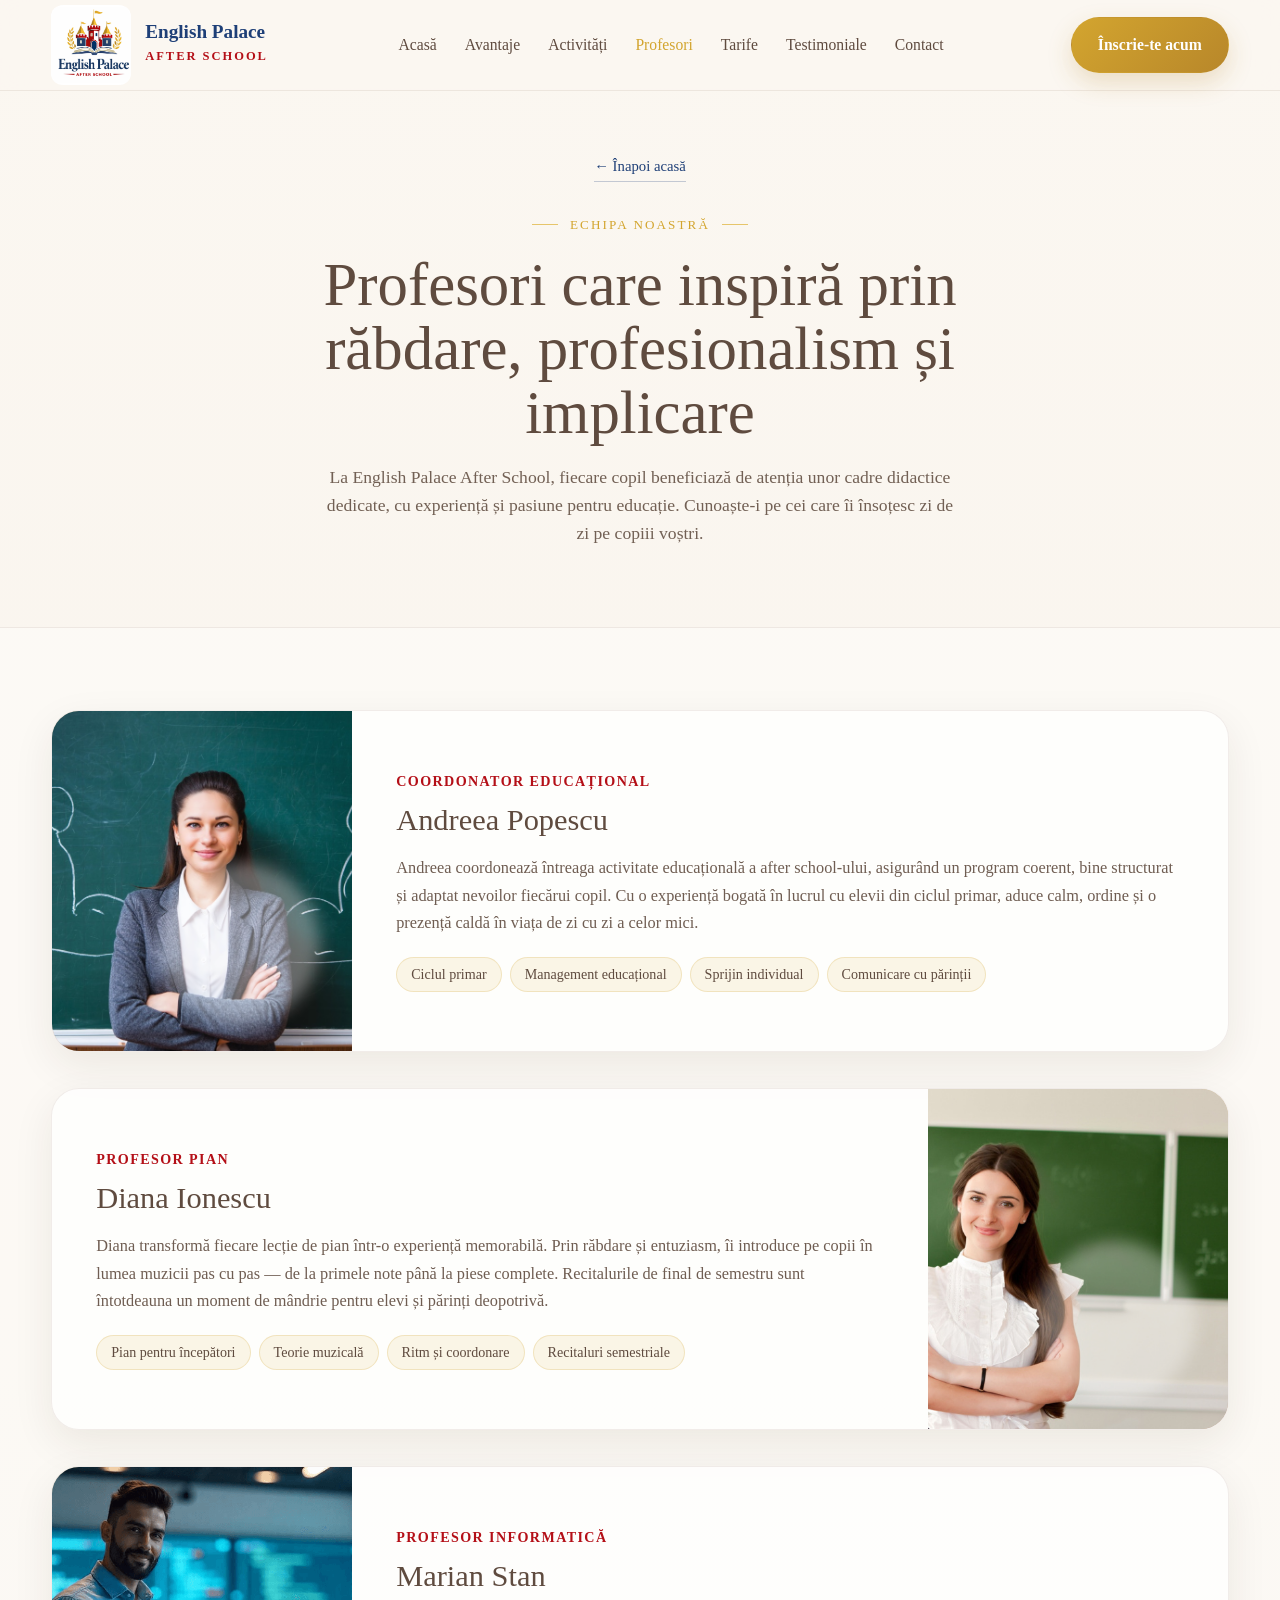
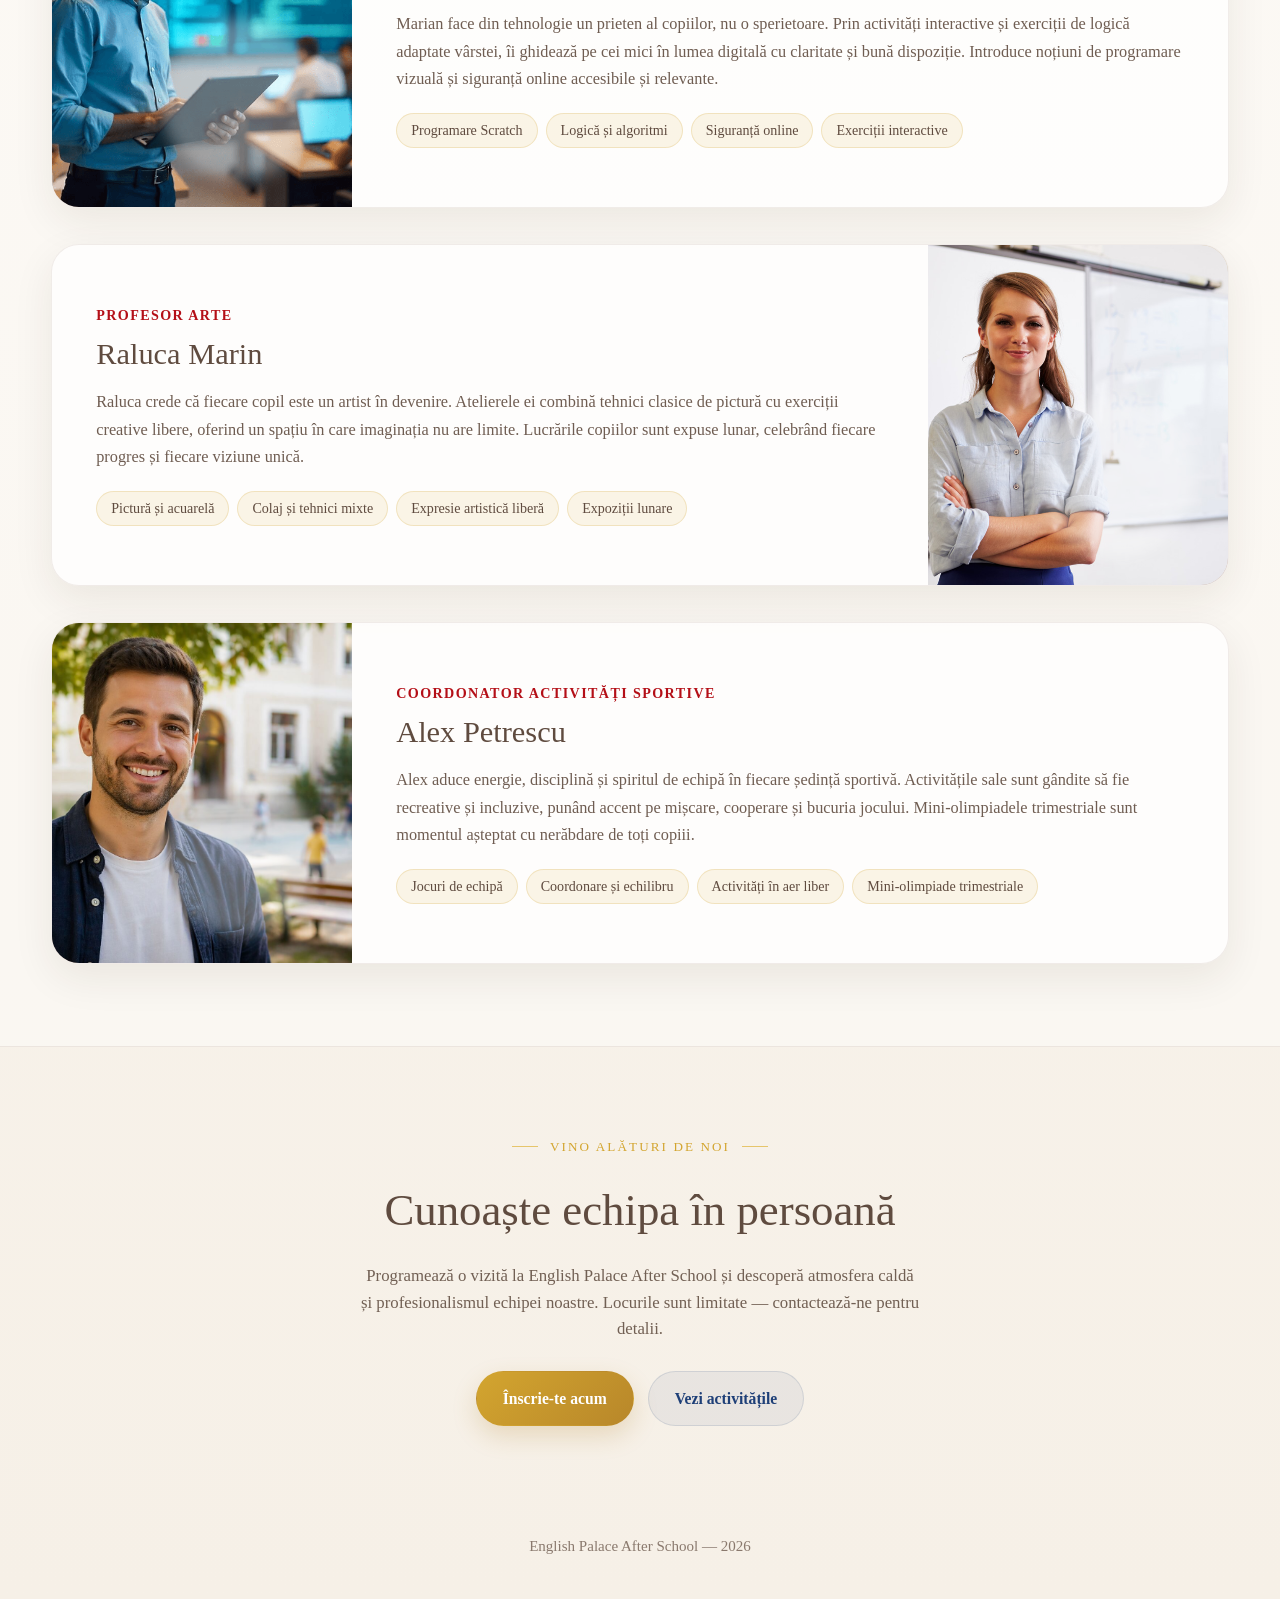
<file: profesori.html>
<!DOCTYPE html>
<html lang="ro">
<head>
  <meta charset="UTF-8" />
  <meta name="viewport" content="width=device-width, initial-scale=1.0" />
  <title>Profesori — English Palace After School</title>
  <link rel="stylesheet" href="style.css">
  <style>
    /* ── Page hero ── */
    .professors-page-hero {
      padding: 62px 0 48px;
      text-align: center;
    }

    .professors-page-hero h1 {
      font-size: clamp(2.2rem, 5vw, 3.8rem);
      font-weight: 500;
      line-height: 1.05;
      color: var(--text);
      margin-bottom: 18px;
      max-width: 780px;
      margin-left: auto;
      margin-right: auto;
    }

    .professors-page-hero p {
      font-size: 1.1rem;
      color: rgba(95,75,63,0.88);
      max-width: 640px;
      margin: 0 auto 32px;
    }

    .back-link {
      display: inline-flex;
      align-items: center;
      gap: 8px;
      font-size: 0.92rem;
      color: var(--navy);
      border-bottom: 1px solid rgba(30,63,119,0.25);
      padding-bottom: 2px;
      transition: color 0.2s;
    }

    .back-link:hover { color: var(--gold); }

    /* ── Professor cards ── */
    .professor-cards-grid {
      display: grid;
      gap: 36px;
    }

    .professor-card {
      display: grid;
      grid-template-columns: 300px 1fr;
      background: rgba(255,255,255,0.72);
      border: 1px solid rgba(154,130,115,0.14);
      border-radius: var(--radius-xl);
      box-shadow: var(--shadow);
      overflow: hidden;
    }

    .professor-card:nth-child(even) {
      grid-template-columns: 1fr 300px;
    }

    .professor-card:nth-child(even) .professor-photo-block {
      order: 2;
    }

    .professor-card:nth-child(even) .professor-content {
      order: 1;
    }

    .professor-photo-block {
      min-height: 340px;
      background: linear-gradient(135deg, #eadfce 0%, #d1bfaa 60%, #c4ae96 100%);
      position: relative;
      overflow: hidden;
    }

    .professor-photo-block img {
      position: absolute;
      inset: 0;
      width: 100%;
      height: 100%;
      object-fit: cover;
      object-position: center top;
      display: block;
    }

    .professor-photo-block::before {
      content: "";
      position: absolute;
      inset: 0;
      background:
        radial-gradient(circle at 50% 32%, rgba(255,255,255,0.78) 0 18%, transparent 10%),
        radial-gradient(circle at 50% 78%, rgba(30,63,119,0.26) 0 30%, transparent 10%),
        linear-gradient(180deg, rgba(211,165,47,0.18), rgba(180,15,23,0.06));
    }

    .professor-photo-block::after {
      content: "";
      position: absolute;
      width: 160px;
      height: 160px;
      border-radius: 50%;
      background: rgba(255,255,255,0.36);
      filter: blur(8px);
      bottom: 28px;
      right: 32px;
    }

    .professor-content {
      padding: 40px 44px;
      display: flex;
      flex-direction: column;
      justify-content: center;
      gap: 0;
    }

    .professor-role {
      color: var(--red);
      font-size: 0.88rem;
      font-weight: 700;
      letter-spacing: 0.1em;
      text-transform: uppercase;
      margin-bottom: 10px;
    }

    .professor-content h2 {
      font-size: 1.9rem;
      font-weight: 500;
      color: var(--text);
      margin-bottom: 16px;
      line-height: 1.15;
    }

    .professor-content p {
      font-size: 1.02rem;
      color: rgba(95,75,63,0.9);
      margin-bottom: 20px;
      line-height: 1.7;
    }

    .professor-tags {
      list-style: none;
      display: flex;
      flex-wrap: wrap;
      gap: 8px;
    }

    .professor-tags li {
      background: rgba(211,165,47,0.1);
      border: 1px solid rgba(211,165,47,0.22);
      border-radius: 999px;
      padding: 5px 14px;
      font-size: 0.88rem;
      color: var(--text);
    }

    @media (max-width: 860px) {
      .professor-card,
      .professor-card:nth-child(even) {
        grid-template-columns: 1fr;
      }

      .professor-card:nth-child(even) .professor-photo-block {
        order: 0;
      }

      .professor-card:nth-child(even) .professor-content {
        order: 0;
      }

      .professor-photo-block {
        min-height: 240px;
      }

      .professor-content {
        padding: 28px 28px;
      }
    }
  </style>
</head>
<body>

  <header class="topbar">
    <div class="container nav-wrap">
      <a class="brand" href="index.html">
        <div class="brand-badge">
          <img src="images/logo.PNG" alt="English Palace logo">
        </div>
        <div class="brand-text">
          <strong>English Palace</strong>
          <span>After School</span>
        </div>
      </a>

      <nav>
        <ul>
          <li><a href="index.html#acasa">Acasă</a></li>
          <li><a href="index.html#avantaje">Avantaje</a></li>
          <li><a href="activitati.html">Activități</a></li>
          <li><a href="profesori.html" style="color:var(--gold)">Profesori</a></li>
          <li><a href="index.html#tarife">Tarife</a></li>
          <li><a href="index.html#testimoniale">Testimoniale</a></li>
          <li><a href="index.html#contact">Contact</a></li>
        </ul>
      </nav>

      <a class="btn btn-primary" href="index.html#contact">Înscrie-te acum</a>
    </div>
  </header>

  <main>

    <!-- Page intro -->
    <section class="professors-page-hero">
      <div class="container">
        <a class="back-link" href="index.html">&#8592; Înapoi acasă</a>
        <br><br>
        <div class="eyebrow">Echipa noastră</div>
        <h1>Profesori care inspiră prin răbdare, profesionalism și implicare</h1>
        <p>
          La English Palace After School, fiecare copil beneficiază de atenția unor cadre
          didactice dedicate, cu experiență și pasiune pentru educație. Cunoaște-i pe cei
          care îi însoțesc zi de zi pe copiii voștri.
        </p>
      </div>
    </section>

    <!-- Professor cards -->
    <section class="section section-alt">
      <div class="container">
        <div class="professor-cards-grid">

          <!-- Card 1: impar — foto stânga, conținut dreapta -->
          <article class="professor-card">
            <div class="professor-photo-block">
              <img src="images/teacher_f.jpeg" alt="Prof1">
            </div>
            <div class="professor-content">
              <div class="professor-role">Coordonator educațional</div>
              <h2>Andreea Popescu</h2>
              <p>
                Andreea coordonează întreaga activitate educațională a after school-ului,
                asigurând un program coerent, bine structurat și adaptat nevoilor fiecărui copil.
                Cu o experiență bogată în lucrul cu elevii din ciclul primar, aduce calm, ordine
                și o prezență caldă în viața de zi cu zi a celor mici.
              </p>
              <ul class="professor-tags">
                <li>Ciclul primar</li>
                <li>Management educațional</li>
                <li>Sprijin individual</li>
                <li>Comunicare cu părinții</li>
              </ul>
            </div>
          </article>

          <!-- Card 2: par — conținut stânga, foto dreapta -->
          <article class="professor-card">
            <div class="professor-photo-block">
              <img src="images/teacher_f2.jpeg" alt="Prof1">
            </div>
            <div class="professor-content">
              <div class="professor-role">Profesor pian</div>
              <h2>Diana Ionescu</h2>
              <p>
                Diana transformă fiecare lecție de pian într-o experiență memorabilă. Prin
                răbdare și entuziasm, îi introduce pe copii în lumea muzicii pas cu pas —
                de la primele note până la piese complete. Recitalurile de final de semestru
                sunt întotdeauna un moment de mândrie pentru elevi și părinți deopotrivă.
              </p>
              <ul class="professor-tags">
                <li>Pian pentru începători</li>
                <li>Teorie muzicală</li>
                <li>Ritm și coordonare</li>
                <li>Recitaluri semestriale</li>
              </ul>
            </div>
          </article>

          <!-- Card 3: impar — foto stânga, conținut dreapta -->
          <article class="professor-card">
            <div class="professor-photo-block">
              <img src="images/teacher_m.png" alt="Prof1">
            </div>
            <div class="professor-content">
              <div class="professor-role">Profesor informatică</div>
              <h2>Marian Stan</h2>
              <p>
                Marian face din tehnologie un prieten al copiilor, nu o sperietoare. Prin
                activități interactive și exerciții de logică adaptate vârstei, îi ghidează
                pe cei mici în lumea digitală cu claritate și bună dispoziție. Introduce
                noțiuni de programare vizuală și siguranță online accesibile și relevante.
              </p>
              <ul class="professor-tags">
                <li>Programare Scratch</li>
                <li>Logică și algoritmi</li>
                <li>Siguranță online</li>
                <li>Exerciții interactive</li>
              </ul>
            </div>
          </article>

          <!-- Card 4: par — conținut stânga, foto dreapta -->
          <article class="professor-card">
            <div class="professor-photo-block">
              <img src="images/teacher_f3.jpeg" alt="Prof1">
            </div>
            <div class="professor-content">
              <div class="professor-role">Profesor arte</div>
              <h2>Raluca Marin</h2>
              <p>
                Raluca crede că fiecare copil este un artist în devenire. Atelierele ei
                combină tehnici clasice de pictură cu exerciții creative libere, oferind
                un spațiu în care imaginația nu are limite. Lucrările copiilor sunt expuse
                lunar, celebrând fiecare progres și fiecare viziune unică.
              </p>
              <ul class="professor-tags">
                <li>Pictură și acuarelă</li>
                <li>Colaj și tehnici mixte</li>
                <li>Expresie artistică liberă</li>
                <li>Expoziții lunare</li>
              </ul>
            </div>
          </article>

          <!-- Card 5: impar — foto stânga, conținut dreapta -->
          <article class="professor-card">
            <div class="professor-photo-block">
              <img src="images/teacher_m2.jpg" alt="Prof1">
            </div>
            <div class="professor-content">
              <div class="professor-role">Coordonator activități sportive</div>
              <h2>Alex Petrescu</h2>
              <p>
                Alex aduce energie, disciplină și spiritul de echipă în fiecare ședință
                sportivă. Activitățile sale sunt gândite să fie recreative și incluzive,
                punând accent pe mișcare, cooperare și bucuria jocului. Mini-olimpiadele
                trimestriale sunt momentul așteptat cu nerăbdare de toți copiii.
              </p>
              <ul class="professor-tags">
                <li>Jocuri de echipă</li>
                <li>Coordonare și echilibru</li>
                <li>Activități în aer liber</li>
                <li>Mini-olimpiade trimestriale</li>
              </ul>
            </div>
          </article>

        </div>
      </div>
    </section>

    <!-- CTA -->
    <section class="section">
      <div class="container" style="text-align:center">
        <div class="eyebrow">Vino alături de noi</div>
        <h2 style="font-size:clamp(1.8rem,4vw,2.8rem);font-weight:500;margin-bottom:16px;color:var(--text)">
          Cunoaște echipa în persoană
        </h2>
        <p style="font-size:1.05rem;color:rgba(95,75,63,0.88);max-width:560px;margin:0 auto 28px">
          Programează o vizită la English Palace After School și descoperă atmosfera caldă
          și profesionalismul echipei noastre. Locurile sunt limitate — contactează-ne pentru detalii.
        </p>
        <div style="display:flex;gap:14px;justify-content:center;flex-wrap:wrap">
          <a class="btn btn-primary" href="index.html#contact">Înscrie-te acum</a>
          <a class="btn btn-secondary" href="activitati.html">Vezi activitățile</a>
        </div>
      </div>
    </section>

  </main>

  <footer>
    <div class="container">
      English Palace After School — 2026
    </div>
  </footer>

</body>
</html>
</file>
<file: style.css>
:root {
    --cream: #f6f0e7;
    --warm-ivory: #fbf7f1;
    --sand: #e8ddcf;
    --taupe: #9a8273;
    --gold: #d3a52f;
    --gold-soft: #e6c56b;
    --navy: #1e3f77;
    --navy-soft: #36568b;
    --red: #b40f17;
    --text: #5f4b3f;
    --white: #ffffff;
    --shadow: 0 14px 40px rgba(56, 35, 18, 0.08);
    --radius-xl: 28px;
    --radius-lg: 20px;
    --radius-md: 14px;
    --max-width: 1200px;
}

* {
    box-sizing: border-box;
    margin: 0;
    padding: 0;
}

html {
    scroll-behavior: smooth;
}

body {
    font-family: Georgia, "Times New Roman", serif;
    background: linear-gradient(180deg, var(--warm-ivory) 0%, var(--cream) 100%);
    color: var(--text);
    line-height: 1.6;
}

img {
    max-width: 100%;
    display: block;
}

a {
    color: inherit;
    text-decoration: none;
}

.container {
    width: min(92%, var(--max-width));
    margin: 0 auto;
}

.section {
    padding: 82px 0;
    position: relative;
}

.section-alt {
    background: rgba(255, 255, 255, 0.38);
    border-top: 1px solid rgba(154, 130, 115, 0.15);
    border-bottom: 1px solid rgba(154, 130, 115, 0.15);
}

.eyebrow {
    display: inline-flex;
    align-items: center;
    gap: 12px;
    font-size: 0.82rem;
    text-transform: uppercase;
    letter-spacing: 0.16em;
    color: var(--gold);
    margin-bottom: 18px;
}

.eyebrow::before,
.eyebrow::after {
    content: "";
    width: 26px;
    height: 1px;
    background: var(--gold-soft);
}

.section-title {
    text-align: center;
    max-width: 760px;
    margin: 0 auto 48px;
}

.section-title h2 {
    font-size: clamp(2rem, 4vw, 3.1rem);
    font-weight: 500;
    color: var(--text);
    line-height: 1.1;
    margin-bottom: 14px;
}

.section-title p {
    font-size: 1.06rem;
    color: rgba(95, 75, 63, 0.88);
}

.topbar {
    position: sticky;
    top: 0;
    z-index: 50;
    backdrop-filter: blur(12px);
    background: rgba(251, 247, 241, 0.9);
    border-bottom: 1px solid rgba(154, 130, 115, 0.14);
}

.nav-wrap {
    min-height: 90px;
    display: grid;
    grid-template-columns: 220px 1fr auto;
    align-items: center;
    gap: 28px;
}

.brand {
    display: flex;
    align-items: center;
    gap: 14px;
}

.brand-badge {
  width: 80px;
  height: 80px;
  border-radius: 12px;
  overflow: hidden;
  display: flex;
  align-items: center;
  justify-content: center;
  background: white; /* sau transparent dacă vrei */
}

.brand-badge img {
  width: 100%;
  height: 100%;
  object-fit: contain;
}

.brand-text strong {
    display: block;
    font-size: 1.2rem;
    font-weight: 600;
    color: var(--navy);
    line-height: 1.05;
}

.brand-text span {
    font-size: 0.78rem;
    letter-spacing: 0.16em;
    text-transform: uppercase;
    color: var(--red);
    font-weight: 700;
}

nav ul {
    list-style: none;
    display: flex;
    justify-content: center;
    gap: 28px;
    flex-wrap: wrap;
}

nav a {
    font-size: 0.98rem;
    color: var(--text);
    position: relative;
    padding-bottom: 6px;
}

nav a::after {
    content: "";
    position: absolute;
    left: 0;
    bottom: 0;
    width: 100%;
    height: 1px;
    background: var(--gold);
    transform: scaleX(0);
    transform-origin: center;
    transition: transform 0.24s ease;
}

nav a:hover::after,
nav a:focus-visible::after {
    transform: scaleX(1);
}

.btn {
    display: inline-flex;
    align-items: center;
    justify-content: center;
    gap: 10px;
    padding: 14px 26px;
    border-radius: 999px;
    border: 1px solid transparent;
    font-size: 0.98rem;
    font-weight: 700;
    transition: transform 0.2s ease, box-shadow 0.2s ease, background 0.2s ease;
    cursor: pointer;
}

.btn:hover {
    transform: translateY(-1px);
}

.btn-primary {
    background: linear-gradient(135deg, var(--gold) 0%, #b8872a 100%);
    color: var(--white);
    box-shadow: 0 10px 24px rgba(179, 127, 38, 0.22);
}

.btn-secondary {
    background: rgba(30, 63, 119, 0.06);
    color: var(--navy);
    border-color: rgba(30, 63, 119, 0.12);
}

.hero {
    padding: 54px 0 72px;
}

.hero-grid {
    display: grid;
    grid-template-columns: 1.02fr 1.1fr;
    gap: 42px;
    align-items: center;
}

.hero-copy h1 {
    font-size: clamp(2.8rem, 6vw, 5rem);
    line-height: 0.96;
    font-weight: 500;
    margin-bottom: 22px;
    color: var(--text);
    max-width: 580px;
}

.hero-copy p {
    max-width: 560px;
    font-size: 1.08rem;
    color: rgba(95, 75, 63, 0.9);
    margin-bottom: 30px;
}

.hero-actions {
    display: flex;
    gap: 14px;
    flex-wrap: wrap;
    margin-bottom: 30px;
}

.hero-stats {
    display: grid;
    grid-template-columns: repeat(3, minmax(120px, 1fr));
    gap: 18px;
    max-width: 600px;
}

.hero-stat {
    background: rgba(255,255,255,0.62);
    border: 1px solid rgba(154,130,115,0.12);
    border-radius: var(--radius-md);
    padding: 18px;
    box-shadow: var(--shadow);
}

.hero-stat strong {
    display: block;
    font-size: 1.7rem;
    color: var(--navy);
    margin-bottom: 4px;
}

.hero-stat span {
    font-size: 0.95rem;
    color: var(--text);
}

.hero-visual {
    position: relative;
    min-height: 560px;
}

.hero-frame {
    position: absolute;
    inset: 0;
    border-radius: 42px;
    background: linear-gradient(180deg, rgba(255,255,255,0.55), rgba(232,221,207,0.72));
    border: 1px solid rgba(154,130,115,0.16);
    overflow: hidden;
    box-shadow: var(--shadow);
}

.hero-arch {
    position: absolute;
    top: 48px;
    left: 50%;
    transform: translateX(-50%);
    width: 46%;
    height: 50%;
    background: linear-gradient(180deg, #efe5d9 0%, #e3d4c4 100%);
    border-radius: 220px 220px 0 0;
    box-shadow: inset 0 0 0 1px rgba(154,130,115,0.08);
}

.hero-photo-main,
.hero-photo-small {
    position: absolute;
    overflow: hidden;
    border-radius: 24px;
    box-shadow: 0 18px 40px rgba(60, 39, 19, 0.16);
    border: 6px solid rgba(255,255,255,0.72);
    background: linear-gradient(135deg, #d7c7b6, #efe5da);
}

.hero-photo-main {
    right: 34px;
    bottom: 36px;
    width: 66%;
    height: 60%;
}

.hero-photo-small {
    left: 38px;
    bottom: 88px;
    width: 34%;
    height: 26%;
}

.placeholder-photo {
    width: 100%;
    height: 100%;
    background:
    linear-gradient(140deg, rgba(30,63,119,0.18), rgba(211,165,47,0.14)),
    radial-gradient(circle at top left, rgba(255,255,255,0.8), transparent 34%),
    linear-gradient(135deg, #d8cab8 0%, #efe7dc 42%, #dbcab4 100%);
    position: relative;
}

.placeholder-photo::before,
.placeholder-photo::after {
    content: "";
    position: absolute;
    border-radius: 999px;
    background: rgba(255,255,255,0.42);
    filter: blur(6px);
}

.placeholder-photo::before {
    width: 180px;
    height: 180px;
    top: 28px;
    right: 42px;
}

.placeholder-photo::after {
    width: 120px;
    height: 120px;
    left: 40px;
    bottom: 34px;
}

.hero-card-floating {
    position: absolute;
    left: 28px;
    top: 32px;
    background: rgba(255,255,255,0.78);
    border: 1px solid rgba(154,130,115,0.14);
    border-radius: 22px;
    padding: 18px 20px;
    box-shadow: var(--shadow);
    max-width: 250px;
}

.hero-card-floating strong {
    display: block;
    color: var(--navy);
    font-size: 1.04rem;
    margin-bottom: 6px;
}

.hero-card-floating p {
    font-size: 0.95rem;
    color: var(--text);
}

.features-grid,
.activities-grid,
.teachers-grid,
.fees-grid,
.testimonials-grid {
    display: grid;
    gap: 22px;
}

.features-grid,
.activities-grid,
.teachers-grid {
    grid-template-columns: repeat(5, minmax(0, 1fr));
}

.feature-card,
.activity-card,
.teacher-card,
.fee-card,
.testimonial-card,
.contact-card {
    background: rgba(255,255,255,0.72);
    border: 1px solid rgba(154,130,115,0.14);
    border-radius: var(--radius-lg);
    box-shadow: var(--shadow);
}

.feature-card,
.activity-card {
    padding: 28px 20px;
    text-align: center;
}

.icon-circle {
    width: 62px;
    height: 62px;
    margin: 0 auto 18px;
    border-radius: 50%;
    display: grid;
    place-items: center;
    font-size: 1.55rem;
    color: var(--navy);
    background: linear-gradient(180deg, rgba(211,165,47,0.14), rgba(30,63,119,0.08));
    border: 1px solid rgba(211,165,47,0.16);
}

.feature-card h3,
.activity-card h3,
.fee-card h3,
.teacher-card h3 {
    font-size: 1.25rem;
    font-weight: 500;
    margin-bottom: 10px;
    color: var(--text);
}

.feature-card p,
.activity-card p,
.fee-card p,
.teacher-card p,
.testimonial-card p,
.contact-card p,
.fee-list li {
    font-size: 0.98rem;
    color: rgba(95, 75, 63, 0.92);
}

.activity-card .day {
    display: inline-block;
    margin-bottom: 10px;
    font-size: 0.82rem;
    text-transform: uppercase;
    letter-spacing: 0.18em;
    color: var(--red);
    font-weight: 700;
}

.teachers-grid {
    align-items: start;
}

.teacher-card {
    padding: 24px 18px 22px;
    text-align: center;
}

.teacher-photo {
    width: 124px;
    height: 124px;
    border-radius: 50%;
    margin: 0 auto 18px;
    overflow: hidden;
    background: linear-gradient(135deg, #eadfce, #d1bfaa);
    border: 4px solid rgba(255,255,255,0.78);
    box-shadow: 0 12px 28px rgba(60, 39, 19, 0.14);
    position: relative;
}

.teacher-photo::before {
    content: "";
    position: absolute;
    inset: 0;
    background:
    radial-gradient(circle at 50% 34%, rgba(255,255,255,0.82) 0 19%, transparent 20%),
    radial-gradient(circle at 50% 80%, rgba(30,63,119,0.28) 0 32%, transparent 33%),
    linear-gradient(180deg, rgba(211,165,47,0.18), rgba(180,15,23,0.06));
}

.teacher-role {
    color: var(--red);
    font-size: 0.9rem;
    font-weight: 700;
    letter-spacing: 0.04em;
    margin-bottom: 8px;
    text-transform: uppercase;
}

.fee-highlight {
    text-align: center;
    max-width: 760px;
    margin: 0 auto 30px;
    font-size: 1.05rem;
}

.fees-grid {
    grid-template-columns: repeat(3, minmax(0, 1fr));
}

.fee-card {
    padding: 34px 28px;
    position: relative;
    overflow: hidden;
}

.fee-card.featured {
    background: linear-gradient(180deg, rgba(255,255,255,0.88), rgba(248,240,225,0.96));
    border-color: rgba(211,165,47,0.24);
    transform: translateY(-6px);
}

.fee-badge {
    display: inline-block;
    margin-bottom: 14px;
    padding: 6px 12px;
    border-radius: 999px;
    background: rgba(180,15,23,0.08);
    color: var(--red);
    font-size: 0.82rem;
    font-weight: 700;
    text-transform: uppercase;
    letter-spacing: 0.08em;
}

.price {
    font-size: 2.6rem;
    color: var(--navy);
    line-height: 1;
    margin: 14px 0 8px;
}

.price small {
    display: block;
    font-size: 0.95rem;
    color: rgba(95, 75, 63, 0.72);
    margin-top: 8px;
}

.fee-list {
    list-style: none;
    display: grid;
    gap: 10px;
    margin: 22px 0 28px;
}

.fee-list li::before {
    content: "• ";
    color: var(--gold);
    font-weight: 700;
}

.testimonials-grid {
    grid-template-columns: repeat(3, minmax(0, 1fr));
}

.testimonial-card {
    padding: 28px;
    position: relative;
    min-height: 220px;
}

.quote-mark {
    font-size: 3rem;
    color: rgba(211,165,47,0.4);
    line-height: 1;
    margin-bottom: 12px;
}

.testimonial-card strong {
    display: block;
    margin-top: 16px;
    color: var(--navy);
    font-size: 1rem;
}

.contact-wrap {
    display: grid;
    grid-template-columns: 1fr 1fr;
    gap: 28px;
    align-items: stretch;
}

.contact-panel {
    padding: 44px;
    border-radius: 30px;
    background: linear-gradient(135deg, rgba(255,255,255,0.84), rgba(246,240,231,0.88));
    border: 1px solid rgba(154,130,115,0.14);
    box-shadow: var(--shadow);
}

.contact-panel h2 {
    font-size: clamp(2rem, 4vw, 3.2rem);
    font-weight: 500;
    line-height: 1.04;
    margin-bottom: 18px;
}

.contact-panel p {
    font-size: 1.05rem;
    max-width: 480px;
    margin-bottom: 24px;
}

.contact-card {
    padding: 36px 34px;
    display: grid;
    gap: 18px;
}

.contact-item {
    display: flex;
    gap: 14px;
    align-items: flex-start;
    padding-bottom: 14px;
    border-bottom: 1px solid rgba(154,130,115,0.12);
}

.contact-item:last-child {
    border-bottom: 0;
    padding-bottom: 0;
}

.contact-icon {
    width: 42px;
    height: 42px;
    border-radius: 50%;
    display: grid;
    place-items: center;
    background: rgba(30,63,119,0.08);
    color: var(--navy);
    flex-shrink: 0;
}

footer {
    padding: 26px 0 40px;
    text-align: center;
    color: rgba(95, 75, 63, 0.72);
    font-size: 0.94rem;
}

.logo-note {
    font-size: 0.9rem;
    color: rgba(95,75,63,0.72);
    margin-top: 12px;
}

@media (max-width: 1100px) {
    .features-grid,
    .activities-grid,
    .teachers-grid {
    grid-template-columns: repeat(3, minmax(0, 1fr));
    }

    .hero-grid,
    .contact-wrap,
    .fees-grid,
    .testimonials-grid {
    grid-template-columns: 1fr;
    }

    .hero-visual {
    min-height: 520px;
    }

    .nav-wrap {
    grid-template-columns: 1fr;
    padding: 18px 0;
    }

    nav ul {
    justify-content: flex-start;
    }
}

@media (max-width: 760px) {
    .section {
    padding: 62px 0;
    }

    .hero {
    padding-top: 26px;
    }

    .hero-copy h1 {
    max-width: 100%;
    }

    .hero-stats,
    .features-grid,
    .activities-grid,
    .teachers-grid,
    .fees-grid,
    .testimonials-grid {
    grid-template-columns: 1fr;
    }

    .hero-visual {
    min-height: 420px;
    }

    .hero-photo-main {
    width: 72%;
    height: 54%;
    }

    .hero-photo-small {
    width: 42%;
    height: 24%;
    left: 20px;
    bottom: 70px;
    }

    .contact-panel,
    .contact-card {
    padding: 28px;
    }

    .topbar {
    position: static;
    }
}
</file>
